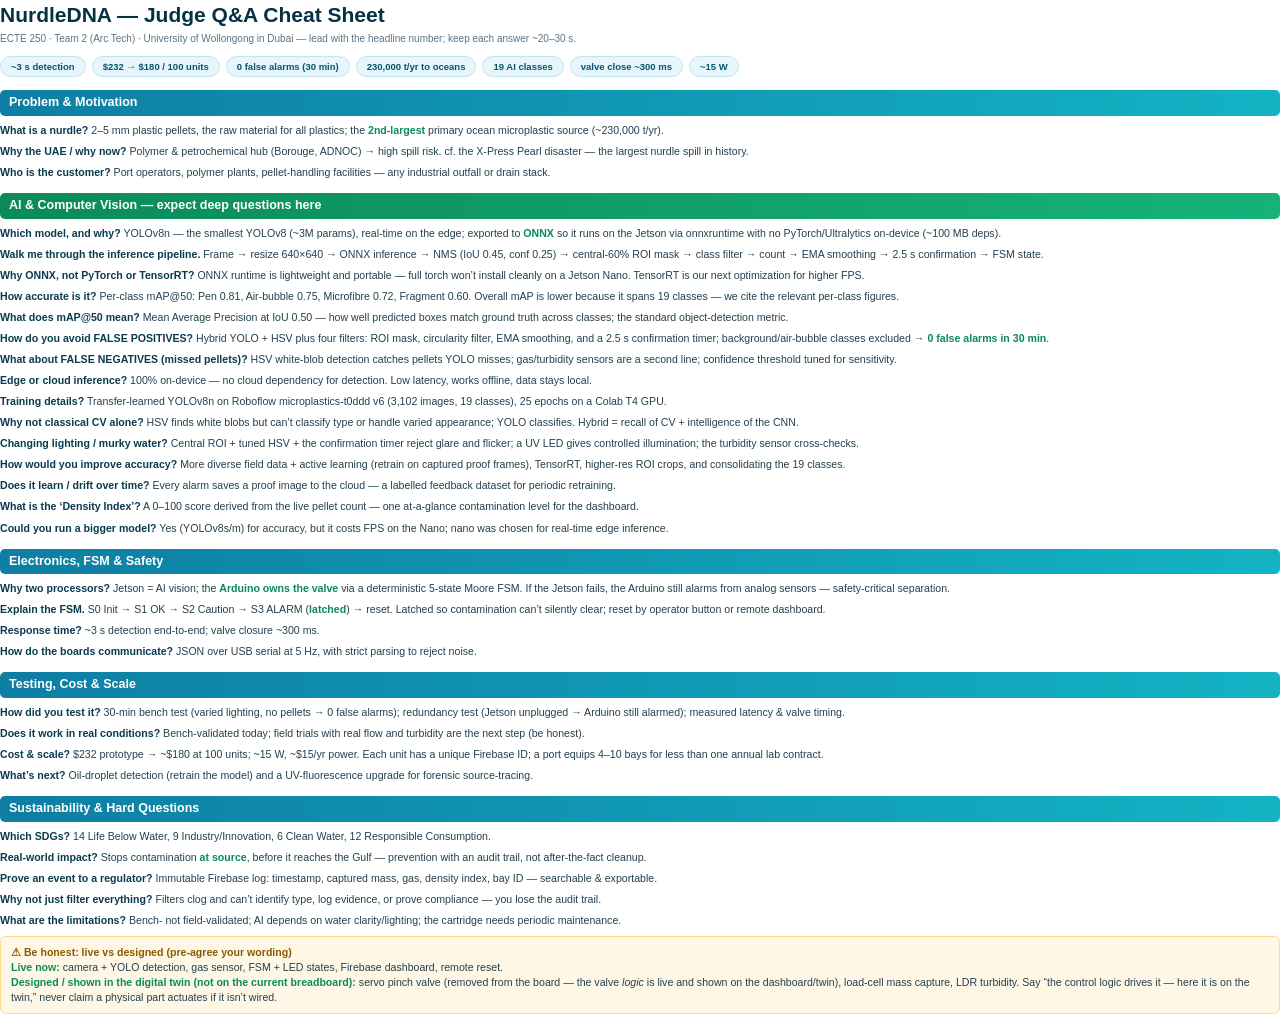
<file: Posters/judge-cheatsheet.html>
<!doctype html>
<html lang="en"><head><meta charset="utf-8"><title>NurdleDNA Judge Q&amp;A</title>
<style>
  @page { size: A4 portrait; margin: 13mm 14mm; }
  * { box-sizing:border-box; }
  body { font-family: Arial, Helvetica, sans-serif; color:#10222e; font-size:10.6px; line-height:1.42; margin:0; }
  h1 { font-size:21px; margin:0 0 2px; color:#063044; }
  .sub { color:#5b7484; font-size:10px; margin:0 0 10px; }
  .strip { display:flex; flex-wrap:wrap; gap:6px; margin:0 0 12px; }
  .chip { background:#e7f6fb; border:1px solid #bfe6f2; color:#06556e; border-radius:20px; padding:3px 10px; font-weight:700; font-size:9.5px; }
  h2 { font-size:12.5px; color:#fff; background:linear-gradient(90deg,#0e7ea3,#13b3c4); padding:4px 9px; border-radius:5px; margin:13px 0 7px; }
  h2.ai { background:linear-gradient(90deg,#0b8a5a,#16b27a); }
  .qa { margin:0 0 6px; }
  .q { font-weight:700; color:#0a3a4f; }
  .a { color:#23404f; }
  .a b, .q b { color:#0b8a5a; }
  .note { background:#fff7e6; border:1px solid #ffd98a; border-radius:6px; padding:8px 10px; margin-top:8px; }
  .note .q { color:#8a5a00; }
</style></head><body>

<h1>NurdleDNA &mdash; Judge Q&amp;A Cheat Sheet</h1>
<p class="sub">ECTE 250 &middot; Team 2 (Arc Tech) &middot; University of Wollongong in Dubai &mdash; lead with the headline number; keep each answer ~20&ndash;30 s.</p>
<div class="strip">
  <span class="chip">~3 s detection</span><span class="chip">$232 &rarr; $180 / 100 units</span>
  <span class="chip">0 false alarms (30 min)</span><span class="chip">230,000 t/yr to oceans</span>
  <span class="chip">19 AI classes</span><span class="chip">valve close ~300 ms</span><span class="chip">~15 W</span>
</div>

<h2>Problem &amp; Motivation</h2>
<div class="qa"><span class="q">What is a nurdle?</span> <span class="a">2&ndash;5 mm plastic pellets, the raw material for all plastics; the <b>2nd-largest</b> primary ocean microplastic source (~230,000 t/yr).</span></div>
<div class="qa"><span class="q">Why the UAE / why now?</span> <span class="a">Polymer &amp; petrochemical hub (Borouge, ADNOC) &rarr; high spill risk. cf. the X-Press Pearl disaster &mdash; the largest nurdle spill in history.</span></div>
<div class="qa"><span class="q">Who is the customer?</span> <span class="a">Port operators, polymer plants, pellet-handling facilities &mdash; any industrial outfall or drain stack.</span></div>

<h2 class="ai">AI &amp; Computer Vision &mdash; expect deep questions here</h2>
<div class="qa"><span class="q">Which model, and why?</span> <span class="a">YOLOv8n &mdash; the smallest YOLOv8 (~3M params), real-time on the edge; exported to <b>ONNX</b> so it runs on the Jetson via onnxruntime with no PyTorch/Ultralytics on-device (~100 MB deps).</span></div>
<div class="qa"><span class="q">Walk me through the inference pipeline.</span> <span class="a">Frame &rarr; resize 640&times;640 &rarr; ONNX inference &rarr; NMS (IoU 0.45, conf 0.25) &rarr; central-60% ROI mask &rarr; class filter &rarr; count &rarr; EMA smoothing &rarr; 2.5 s confirmation &rarr; FSM state.</span></div>
<div class="qa"><span class="q">Why ONNX, not PyTorch or TensorRT?</span> <span class="a">ONNX runtime is lightweight and portable &mdash; full torch won&rsquo;t install cleanly on a Jetson Nano. TensorRT is our next optimization for higher FPS.</span></div>
<div class="qa"><span class="q">How accurate is it?</span> <span class="a">Per-class mAP@50: Pen 0.81, Air-bubble 0.75, Microfibre 0.72, Fragment 0.60. Overall mAP is lower because it spans 19 classes &mdash; we cite the relevant per-class figures.</span></div>
<div class="qa"><span class="q">What does mAP@50 mean?</span> <span class="a">Mean Average Precision at IoU 0.50 &mdash; how well predicted boxes match ground truth across classes; the standard object-detection metric.</span></div>
<div class="qa"><span class="q">How do you avoid FALSE POSITIVES?</span> <span class="a">Hybrid YOLO + HSV plus four filters: ROI mask, circularity filter, EMA smoothing, and a 2.5 s confirmation timer; background/air-bubble classes excluded &rarr; <b>0 false alarms in 30 min</b>.</span></div>
<div class="qa"><span class="q">What about FALSE NEGATIVES (missed pellets)?</span> <span class="a">HSV white-blob detection catches pellets YOLO misses; gas/turbidity sensors are a second line; confidence threshold tuned for sensitivity.</span></div>
<div class="qa"><span class="q">Edge or cloud inference?</span> <span class="a">100% on-device &mdash; no cloud dependency for detection. Low latency, works offline, data stays local.</span></div>
<div class="qa"><span class="q">Training details?</span> <span class="a">Transfer-learned YOLOv8n on Roboflow microplastics-t0ddd v6 (3,102 images, 19 classes), 25 epochs on a Colab T4 GPU.</span></div>
<div class="qa"><span class="q">Why not classical CV alone?</span> <span class="a">HSV finds white blobs but can&rsquo;t classify type or handle varied appearance; YOLO classifies. Hybrid = recall of CV + intelligence of the CNN.</span></div>
<div class="qa"><span class="q">Changing lighting / murky water?</span> <span class="a">Central ROI + tuned HSV + the confirmation timer reject glare and flicker; a UV LED gives controlled illumination; the turbidity sensor cross-checks.</span></div>
<div class="qa"><span class="q">How would you improve accuracy?</span> <span class="a">More diverse field data + active learning (retrain on captured proof frames), TensorRT, higher-res ROI crops, and consolidating the 19 classes.</span></div>
<div class="qa"><span class="q">Does it learn / drift over time?</span> <span class="a">Every alarm saves a proof image to the cloud &mdash; a labelled feedback dataset for periodic retraining.</span></div>
<div class="qa"><span class="q">What is the &lsquo;Density Index&rsquo;?</span> <span class="a">A 0&ndash;100 score derived from the live pellet count &mdash; one at-a-glance contamination level for the dashboard.</span></div>
<div class="qa"><span class="q">Could you run a bigger model?</span> <span class="a">Yes (YOLOv8s/m) for accuracy, but it costs FPS on the Nano; nano was chosen for real-time edge inference.</span></div>

<h2>Electronics, FSM &amp; Safety</h2>
<div class="qa"><span class="q">Why two processors?</span> <span class="a">Jetson = AI vision; the <b>Arduino owns the valve</b> via a deterministic 5-state Moore FSM. If the Jetson fails, the Arduino still alarms from analog sensors &mdash; safety-critical separation.</span></div>
<div class="qa"><span class="q">Explain the FSM.</span> <span class="a">S0 Init &rarr; S1 OK &rarr; S2 Caution &rarr; S3 ALARM (<b>latched</b>) &rarr; reset. Latched so contamination can&rsquo;t silently clear; reset by operator button or remote dashboard.</span></div>
<div class="qa"><span class="q">Response time?</span> <span class="a">~3 s detection end-to-end; valve closure ~300 ms.</span></div>
<div class="qa"><span class="q">How do the boards communicate?</span> <span class="a">JSON over USB serial at 5 Hz, with strict parsing to reject noise.</span></div>

<h2>Testing, Cost &amp; Scale</h2>
<div class="qa"><span class="q">How did you test it?</span> <span class="a">30-min bench test (varied lighting, no pellets &rarr; 0 false alarms); redundancy test (Jetson unplugged &rarr; Arduino still alarmed); measured latency &amp; valve timing.</span></div>
<div class="qa"><span class="q">Does it work in real conditions?</span> <span class="a">Bench-validated today; field trials with real flow and turbidity are the next step (be honest).</span></div>
<div class="qa"><span class="q">Cost &amp; scale?</span> <span class="a">$232 prototype &rarr; ~$180 at 100 units; ~15 W, ~$15/yr power. Each unit has a unique Firebase ID; a port equips 4&ndash;10 bays for less than one annual lab contract.</span></div>
<div class="qa"><span class="q">What&rsquo;s next?</span> <span class="a">Oil-droplet detection (retrain the model) and a UV-fluorescence upgrade for forensic source-tracing.</span></div>

<h2>Sustainability &amp; Hard Questions</h2>
<div class="qa"><span class="q">Which SDGs?</span> <span class="a">14 Life Below Water, 9 Industry/Innovation, 6 Clean Water, 12 Responsible Consumption.</span></div>
<div class="qa"><span class="q">Real-world impact?</span> <span class="a">Stops contamination <b>at source</b>, before it reaches the Gulf &mdash; prevention with an audit trail, not after-the-fact cleanup.</span></div>
<div class="qa"><span class="q">Prove an event to a regulator?</span> <span class="a">Immutable Firebase log: timestamp, captured mass, gas, density index, bay ID &mdash; searchable &amp; exportable.</span></div>
<div class="qa"><span class="q">Why not just filter everything?</span> <span class="a">Filters clog and can&rsquo;t identify type, log evidence, or prove compliance &mdash; you lose the audit trail.</span></div>
<div class="qa"><span class="q">What are the limitations?</span> <span class="a">Bench- not field-validated; AI depends on water clarity/lighting; the cartridge needs periodic maintenance.</span></div>

<div class="note">
<div class="q">&#9888; Be honest: live vs designed (pre-agree your wording)</div>
<div class="a"><b>Live now:</b> camera + YOLO detection, gas sensor, FSM + LED states, Firebase dashboard, remote reset.<br>
<b>Designed / shown in the digital twin (not on the current breadboard):</b> servo pinch valve (removed from the board &mdash; the valve <i>logic</i> is live and shown on the dashboard/twin), load-cell mass capture, LDR turbidity. Say &ldquo;the control logic drives it &mdash; here it is on the twin,&rdquo; never claim a physical part actuates if it isn&rsquo;t wired.</div>
</div>

</body></html>
</file>
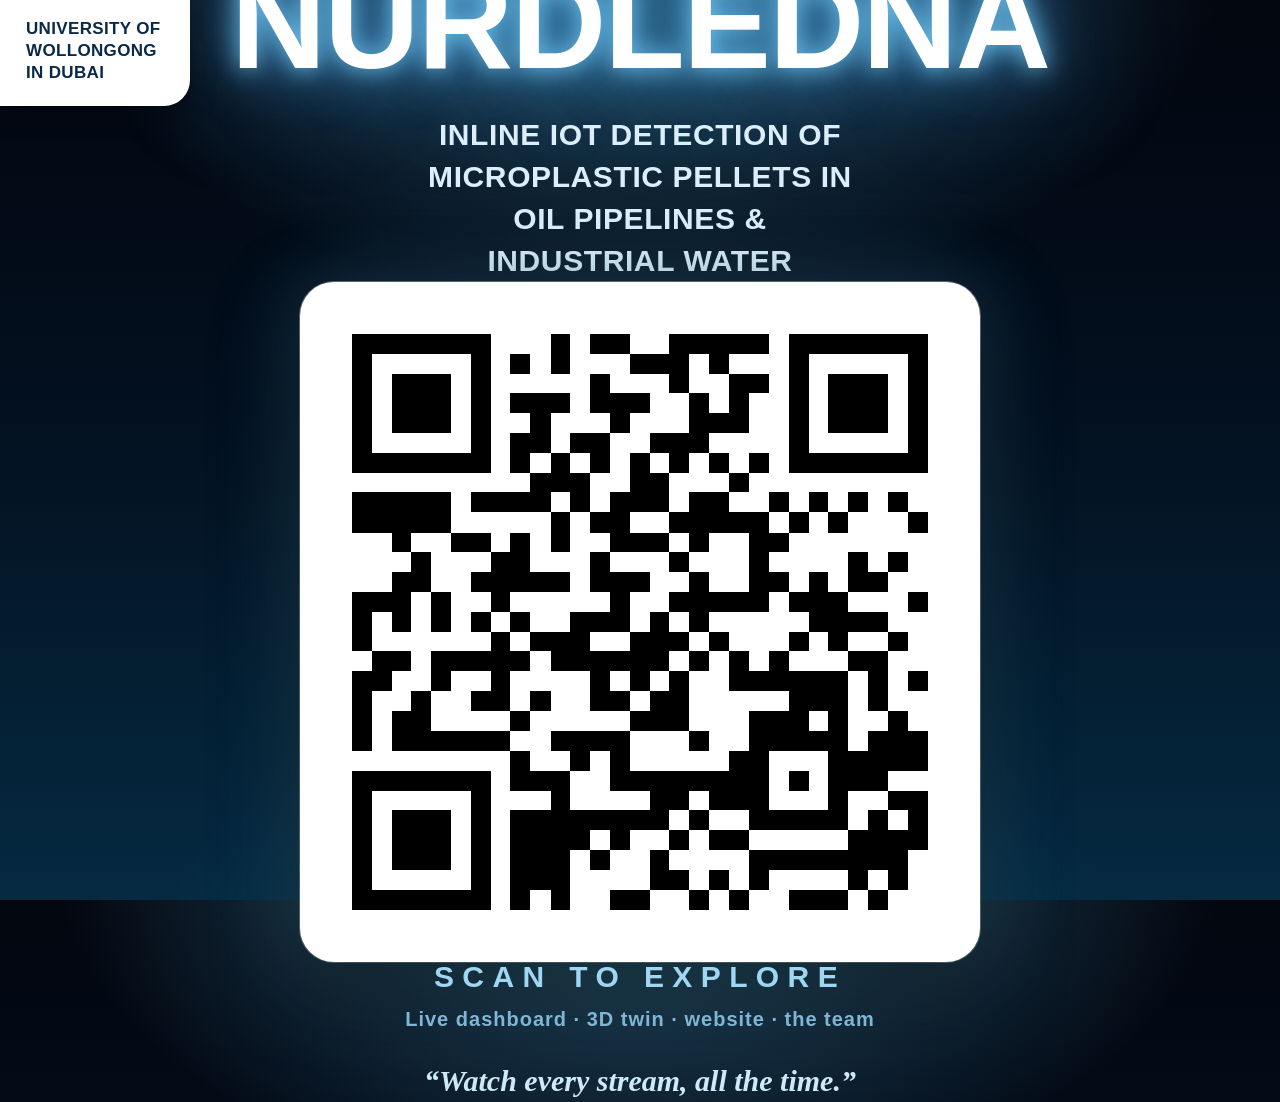
<file: Posters/qr-poster.html>
<!doctype html>
<html lang="en"><head><meta charset="utf-8">
<meta name="viewport" content="width=device-width, initial-scale=1">
<title>NurdleDNA — Scan QR</title>
<style>
  @page { size: A4 portrait; margin: 0; }
  * { margin:0; padding:0; box-sizing:border-box; }
  html, body { height:100%; }
  body {
    position:relative;
    font-family: "Arial Black", "Helvetica Neue", Inter, Arial, sans-serif;
    -webkit-print-color-adjust: exact; print-color-adjust: exact;
    color:#eaf6ff;
    background:
      radial-gradient(1050px 640px at 50% -6%, rgba(96,196,240,.45), transparent 56%),
      radial-gradient(880px 820px at 50% 124%, rgba(28,120,150,.30), transparent 60%),
      linear-gradient(180deg, #02060f 0%, #03101f 46%, #052a42 100%);
    display:flex; align-items:center; justify-content:center;
    min-height:100vh; padding:48px 28px;
  }
  .uow {
    position:absolute; top:0; left:0;
    background:#fff; color:#0a2a4a;
    padding:18px 30px 22px 26px; border-radius:0 0 26px 0;
    font:800 17px/1.3 Arial, sans-serif; letter-spacing:.02em; text-transform:uppercase; text-align:left;
    box-shadow:0 8px 26px rgba(0,0,0,.35);
  }
  .card {
    width:100%; max-width:940px; min-height: calc(100vh - 96px);
    display:flex; flex-direction:column; justify-content:space-between; align-items:center;
    text-align:center;
  }
  .grp-top { margin-top: 70px; }
  .eyebrow { font:700 24px/1 Arial; letter-spacing:.34em; color:#8fc7e6; text-transform:uppercase; margin-bottom:18px; }
  .presenting { font:700 30px/1 Arial; letter-spacing:.5em; color:#cfe8f6; text-transform:uppercase; margin-bottom:22px; }
  .wordmark {
    font-family:"Arial Black", Inter, sans-serif; font-weight:900;
    font-size: clamp(64px, 13vw, 132px); letter-spacing:-2px; line-height:.92; color:#fff;
    white-space:nowrap;
    text-shadow: 0 0 24px rgba(120,210,255,.95), 0 0 60px rgba(80,180,255,.7), 0 0 120px rgba(60,150,230,.5);
  }
  .subtitle { font:700 30px/1.4 Arial; letter-spacing:.02em; color:#dbeefb; text-transform:uppercase; margin:30px auto 0; max-width:26ch; }
  .qr-panel {
    background:#fff; border-radius:34px; padding:40px; display:inline-block;
    box-shadow:0 28px 80px rgba(0,0,0,.55), 0 0 0 1px rgba(255,255,255,.35), 0 0 80px rgba(96,196,240,.30);
  }
  .qr-panel img { display:block; width:600px; height:600px; image-rendering:pixelated; }
  .scan { font:800 30px/1 Arial; letter-spacing:.28em; color:#9fd6f2; text-transform:uppercase; }
  .scan small { display:block; font:600 20px/1.5 Arial; letter-spacing:.05em; color:#7fb6d6; margin-top:12px; text-transform:none; }
  .tagline { margin-top:26px; font:italic 600 30px/1.4 Georgia, serif; color:#cdeafa; }
</style></head>
<body>
  <div class="uow">University&nbsp;of<br>Wollongong<br>in&nbsp;Dubai</div>
  <div class="card">
    <div class="grp grp-top">
      <div class="eyebrow">ECTE&nbsp;250 &middot; Team&nbsp;2 &middot; Arc&nbsp;Tech</div>
      <div class="presenting">Presenting</div>
      <div class="wordmark">NURDLEDNA</div>
      <div class="subtitle">Inline IoT detection of microplastic pellets in oil pipelines &amp; industrial water</div>
    </div>
    <div class="qr-panel"><img src="[data-uri]" alt="Scan to explore NurdleDNA"></div>
    <div class="grp">
      <div class="scan">Scan to explore<small>Live dashboard &middot; 3D twin &middot; website &middot; the team</small></div>
      <div class="tagline">&ldquo;Watch every stream, all the time.&rdquo;</div>
    </div>
  </div>
</body></html>
</file>
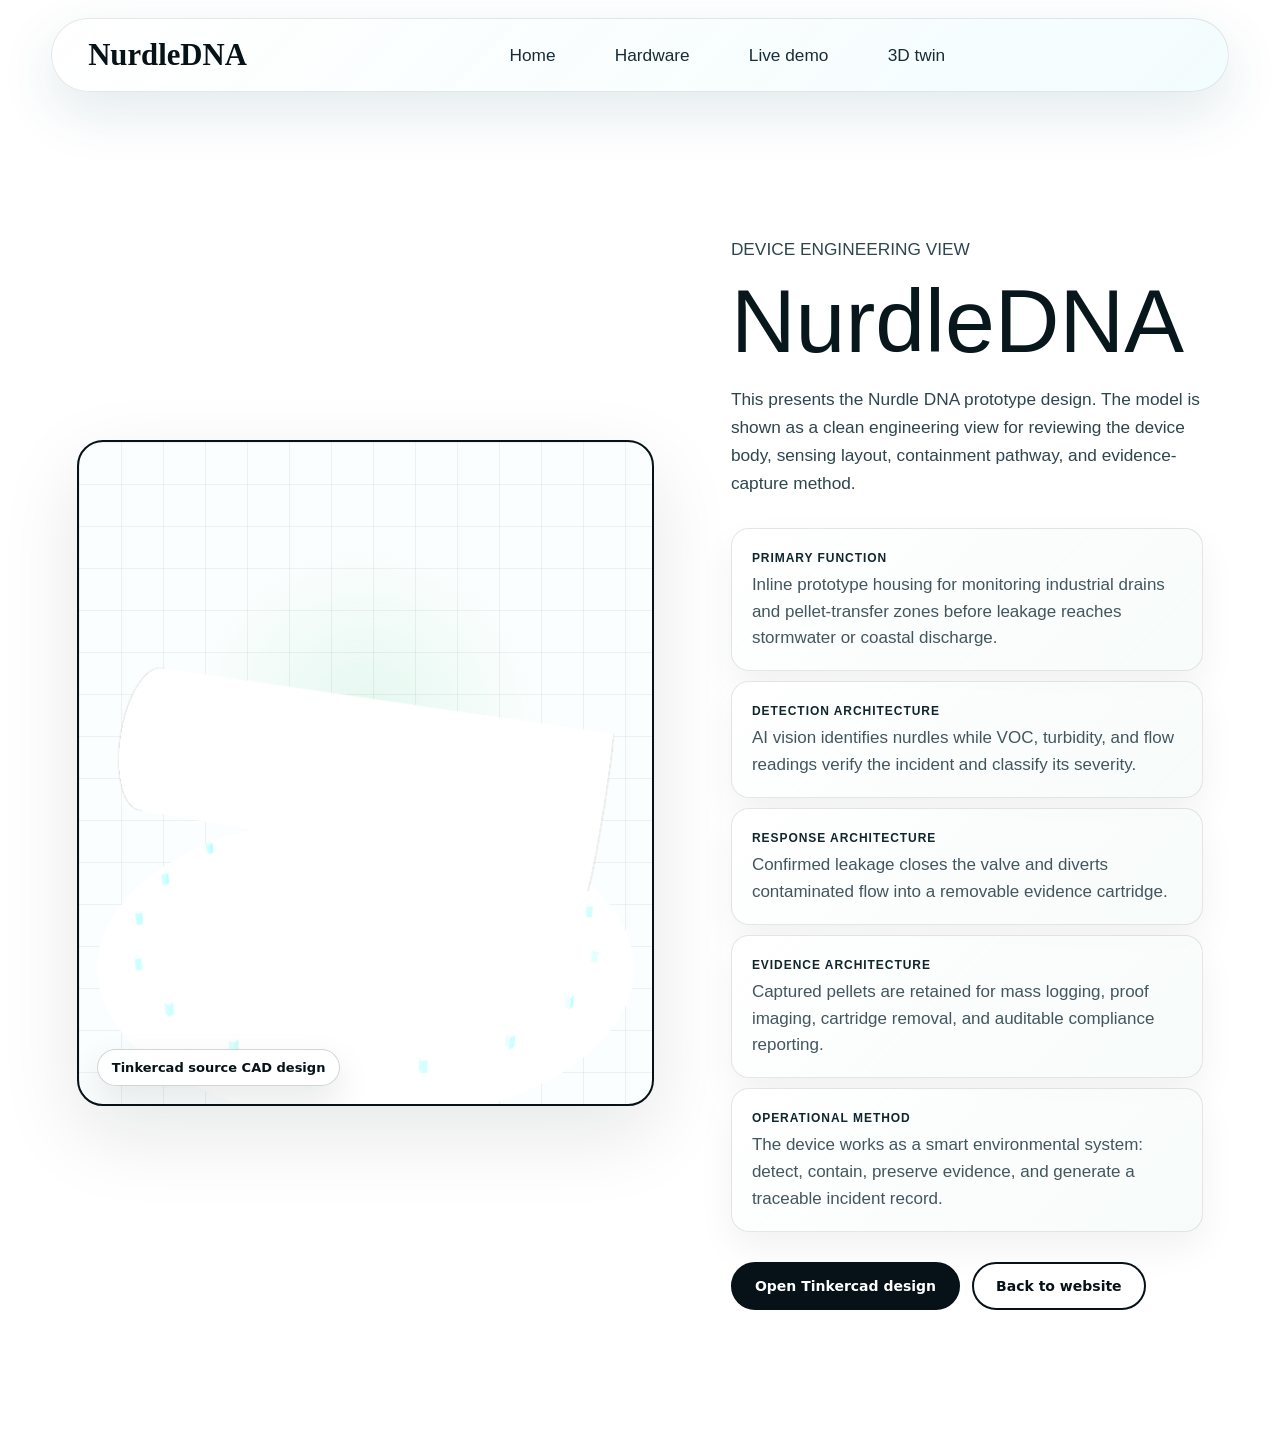
<file: Website/cad-model.html>
<!doctype html>
<html lang="en">
  <head>
    <meta charset="utf-8">
    <meta name="viewport" content="width=device-width, initial-scale=1">
    <title>NurdleDNA CAD | Device Engineering View</title>
    <link rel="stylesheet" href="./src/site.css">
    <link rel="stylesheet" href="./src/transition.css">
  </head>
  <body class="cad-page">
    <header class="site-header" aria-label="CAD page navigation">
      <a class="brand" href="./index.html" aria-label="NurdleDNA home">
        <span>NurdleDNA</span>
      </a>
      <nav class="nav-links" aria-label="Primary">
        <a href="./index.html">Home</a>
        <a href="./index.html#hardware">Hardware</a>
        <a href="./live-demo.html">Live demo</a>
        <a href="./digital-twin.html">3D twin</a>
      </nav>
    </header>

    <main class="cad-page-main">
      <section id="cad-model" class="cad-section cad-page-section" aria-label="NurdleDNA CAD model and device description">
        <div class="cad-viewer">
          <canvas id="cadModelCanvas" aria-label="Interactive CAD view of the uploaded NurdleDNA GLB prototype"></canvas>
          <div class="cad-viewer-tag">Tinkercad source CAD design</div>
        </div>
        <div class="cad-copy">
          <p class="section-kicker">Device engineering view</p>
          <h1>NurdleDNA</h1>
          <p>
            This presents the Nurdle DNA prototype design. The model is shown as a clean
            engineering view for reviewing the device body, sensing layout, containment pathway,
            and evidence-capture method.
          </p>
          <dl class="cad-spec-list">
            <div><dt>Primary function</dt><dd>Inline prototype housing for monitoring industrial drains and pellet-transfer zones before leakage reaches stormwater or coastal discharge.</dd></div>
            <div><dt>Detection architecture</dt><dd>AI vision identifies nurdles while VOC, turbidity, and flow readings verify the incident and classify its severity.</dd></div>
            <div><dt>Response architecture</dt><dd>Confirmed leakage closes the valve and diverts contaminated flow into a removable evidence cartridge.</dd></div>
            <div><dt>Evidence architecture</dt><dd>Captured pellets are retained for mass logging, proof imaging, cartridge removal, and auditable compliance reporting.</dd></div>
            <div><dt>Operational method</dt><dd>The device works as a smart environmental system: detect, contain, preserve evidence, and generate a traceable incident record.</dd></div>
          </dl>
          <div class="cad-actions">
            <a class="cad-source-link" href="https://www.tinkercad.com/things/2t4K6KbkoLA-nurdle-dna-3d-cad-design/edit?returnTo=https%3A%2F%2Fwww.tinkercad.com%2Fdashboard" target="_blank" rel="noreferrer">Open Tinkercad design</a>
            <a class="cad-back-link" href="./index.html">Back to website</a>
          </div>
        </div>
      </section>
    </main>

    <script src="./assets/vendor/three.global.min.js"></script>
    <script src="./assets/vendor/OrbitControls.global.js"></script>
    <script src="./assets/models/nurdle-dna-colored-base64.js"></script>
    <script src="./assets/models/nurdle-dna-cad-design-1-base64.js"></script>
    <script src="./src/cad-page.js"></script>
    <script src="./src/transition.js" defer></script>
  </body>
</html>
</file>
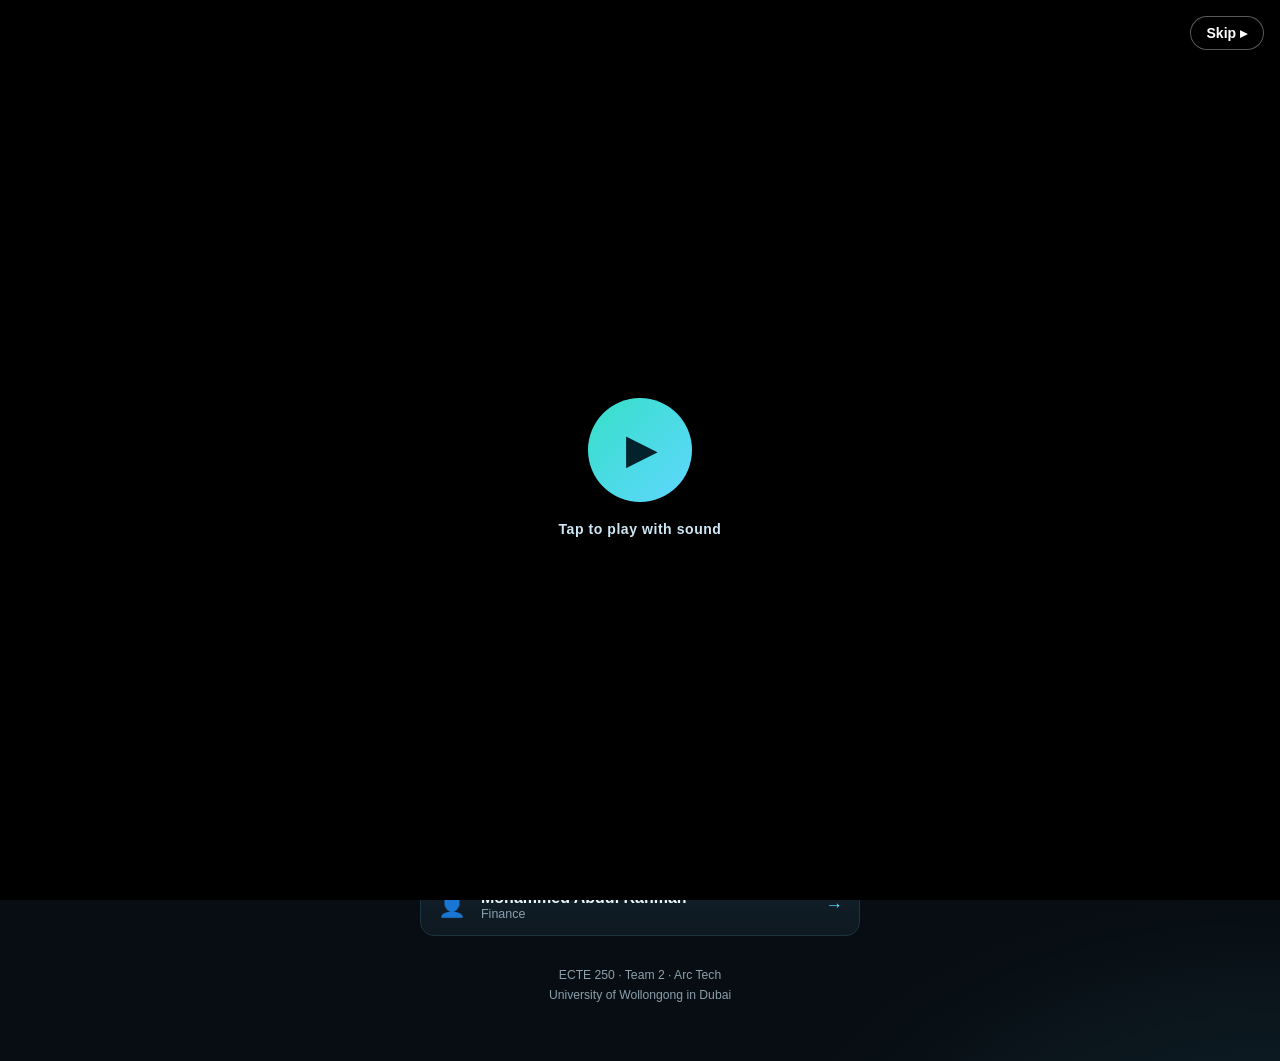
<file: Website/links.html>
<!DOCTYPE html>
<html lang="en">
<head>
  <meta charset="UTF-8" />
  <meta name="viewport" content="width=device-width, initial-scale=1.0" />
  <title>NurdleDNA — All Links</title>
  <meta name="description" content="NurdleDNA — all project links: live dashboard, 3D digital twin, CAD model, video, repo and team." />
  <style>
    :root {
      --bg:#070d12; --panel:#0e1820; --panel-2:#12222c;
      --line:#1d3340; --teal:#5fd6ff; --teal-2:#36e0c8;
      --text:#e8f3f7; --muted:#8aa0ad;
    }
    * { box-sizing:border-box; margin:0; padding:0; }
    body {
      font-family:-apple-system,BlinkMacSystemFont,"Segoe UI",Roboto,Helvetica,Arial,sans-serif;
      background:
        radial-gradient(1200px 600px at 50% -10%, rgba(54,224,200,.12), transparent 60%),
        radial-gradient(900px 500px at 100% 110%, rgba(95,214,255,.10), transparent 55%),
        var(--bg);
      color:var(--text); min-height:100vh;
      display:flex; flex-direction:column; align-items:center;
      padding:36px 18px 56px;
    }
    .wrap { width:100%; max-width:440px; }
    header { text-align:center; margin-bottom:26px; }
    .logo {
      width:64px; height:64px; margin:0 auto 14px; border-radius:18px;
      display:flex; align-items:center; justify-content:center;
      font-weight:800; font-size:30px; color:#04222b;
      background:linear-gradient(135deg,var(--teal-2),var(--teal));
      box-shadow:0 8px 30px rgba(54,224,200,.35);
    }
    h1 { font-size:1.6rem; letter-spacing:.5px; }
    h1 span { color:var(--teal); }
    .tag { color:var(--muted); font-size:.9rem; margin-top:6px; font-style:italic; }
    .summary {
      background:linear-gradient(180deg, rgba(54,224,200,.07), rgba(95,214,255,.04));
      border:1px solid var(--line); border-radius:14px;
      padding:16px 18px; margin:18px 0 4px;
      color:#c7d6de; font-size:.9rem; line-height:1.6; text-align:left;
    }
    .summary b { color:var(--teal); font-weight:700; }
    .links { display:flex; flex-direction:column; gap:12px; margin-top:8px; }
    a.link {
      display:flex; align-items:center; gap:14px; text-decoration:none;
      background:linear-gradient(180deg,var(--panel-2),var(--panel));
      border:1px solid var(--line); border-radius:14px;
      padding:14px 16px; color:var(--text);
      transition:transform .12s ease, border-color .12s ease, box-shadow .12s ease;
    }
    a.link:hover, a.link:focus-visible {
      transform:translateY(-2px); border-color:var(--teal);
      box-shadow:0 6px 22px rgba(95,214,255,.18); outline:none;
    }
    .ico { font-size:1.4rem; width:30px; text-align:center; flex:0 0 auto; }
    .meta { display:flex; flex-direction:column; }
    .meta b { font-size:1rem; }
    .meta small { color:var(--muted); font-size:.78rem; }
    .arrow { margin-left:auto; color:var(--teal); font-size:1.1rem; }
    .section-label {
      color:var(--muted); font-size:.72rem; letter-spacing:.14em;
      text-transform:uppercase; margin:22px 4px 4px;
    }
    .todo { opacity:.6; }
    .todo .arrow::after { content:" • edit me"; font-size:.62rem; color:var(--muted); }
    footer { text-align:center; color:var(--muted); font-size:.76rem; margin-top:30px; line-height:1.6; }

    /* ── Intro video splash ── */
    #introOverlay {
      position:fixed; inset:0; z-index:1000; background:#000;
      display:flex; align-items:center; justify-content:center;
      transition:opacity .5s ease;
    }
    #introOverlay.hide { opacity:0; pointer-events:none; }
    #introVideo { width:100%; height:100%; object-fit:contain; background:#000; }
    .intro-btn {
      position:absolute; z-index:2; border:none; cursor:pointer;
      font:700 14px/1 -apple-system,BlinkMacSystemFont,"Segoe UI",sans-serif;
    }
    .intro-sound {
      bottom:26px; left:50%; transform:translateX(-50%);
      color:#04222b; background:linear-gradient(135deg,var(--teal-2),var(--teal));
      padding:12px 20px; border-radius:999px; box-shadow:0 6px 20px rgba(0,0,0,.45);
    }
    .intro-skip {
      top:16px; right:16px; color:#fff; background:rgba(0,0,0,.45);
      border:1px solid rgba(255,255,255,.35); padding:9px 16px; border-radius:999px;
      backdrop-filter:blur(6px);
    }
    .intro-play {
      width:104px; height:104px; border-radius:50%; font-size:38px; color:#04222b;
      background:linear-gradient(135deg,var(--teal-2),var(--teal));
      box-shadow:0 8px 30px rgba(0,0,0,.5);
    }
    .intro-hint {
      position:absolute; z-index:2; left:50%; top:calc(50% + 72px); transform:translateX(-50%);
      color:#cfe8f6; font:600 14px/1 -apple-system,BlinkMacSystemFont,"Segoe UI",sans-serif;
      letter-spacing:.04em; text-shadow:0 2px 8px rgba(0,0,0,.6); pointer-events:none; white-space:nowrap;
    }
  </style>
</head>
<body>
  <!-- Intro video splash: plays on load, then reveals the links. -->
  <div id="introOverlay">
    <video id="introVideo" playsinline preload="auto">
      <source src="./intro.mp4" type="video/mp4">
    </video>
    <button id="introPlay" class="intro-btn intro-play" type="button" hidden aria-label="Play intro with sound">&#9654;</button>
    <div id="introHint" class="intro-hint" hidden>Tap to play with sound</div>
    <button id="introSkip" class="intro-btn intro-skip" type="button">Skip &#9656;</button>
  </div>

  <div class="wrap">
    <header>
      <div class="logo">N</div>
      <h1>Nurdle<span>DNA</span></h1>
      <p class="tag">"Watch every stream, all the time."</p>
    </header>

    <p class="summary">
      <b>NurdleDNA</b> is an inline IoT device that detects microplastic
      &ldquo;nurdle&rdquo; pellets in oil pipelines and industrial water in about
      <b>3 seconds</b> &mdash; automatically closing a valve to stop the flow,
      capturing physical evidence, and logging an immutable audit trail to the cloud.
      Built on a dual-processor design (NVIDIA Jetson Nano AI vision + Arduino safety
      FSM), it&rsquo;s the first <b>sub-$250</b> inline system of its kind, bringing
      affordable, real-time microplastic monitoring to the UAE&rsquo;s petrochemical industry.
    </p>

    <div class="section-label">Explore the project</div>
    <nav class="links">
      <a class="link" href="./live-demo.html">
        <span class="ico">📊</span>
        <span class="meta"><b>Live Dashboard</b><small>Real-time sensor feed &amp; alarm state</small></span>
        <span class="arrow">→</span>
      </a>
      <a class="link" href="./digital-twin.html">
        <span class="ico">🧊</span>
        <span class="meta"><b>3D Digital Twin</b><small>Interactive 3D device model</small></span>
        <span class="arrow">→</span>
      </a>
    </nav>

    <div class="section-label">The team — Arc Tech</div>
    <nav class="links">
      <a class="link" href="https://www.linkedin.com/in/muhammad-haaziq-420786331/" target="_blank" rel="noopener">
        <span class="ico">👤</span>
        <span class="meta"><b>Muhammad Haaziq</b><small>Design Lead</small></span>
        <span class="arrow">→</span>
      </a>
      <a class="link" href="https://www.linkedin.com/in/faazsayyed17" target="_blank" rel="noopener">
        <span class="ico">👤</span>
        <span class="meta"><b>Faaz Ali Sayyed</b><small>System Architect</small></span>
        <span class="arrow">→</span>
      </a>
      <a class="link" href="https://www.linkedin.com/in/daniel-koshy-4899522a6" target="_blank" rel="noopener">
        <span class="ico">👤</span>
        <span class="meta"><b>Daniel Koshy</b><small>Circuit Design</small></span>
        <span class="arrow">→</span>
      </a>
      <a class="link" href="https://www.linkedin.com/in/abdul-rehman-mohammed-484450386" target="_blank" rel="noopener">
        <span class="ico">👤</span>
        <span class="meta"><b>Mohammed Abdul Rahman</b><small>Finance</small></span>
        <span class="arrow">→</span>
      </a>
    </nav>

    <footer>
      ECTE 250 · Team 2 · Arc Tech<br />
      University of Wollongong in Dubai
    </footer>
  </div>

  <script>
    (function () {
      var ov   = document.getElementById('introOverlay');
      var v    = document.getElementById('introVideo');
      var play = document.getElementById('introPlay');
      var hint = document.getElementById('introHint');
      var skip = document.getElementById('introSkip');
      if (!ov) return;

      var resolved = false;            // true once playing / play-button shown / closed

      function close() {
        resolved = true;
        ov.classList.add('hide');
        document.documentElement.style.overflow = '';
        try { v.pause(); } catch (e) {}
        try { sessionStorage.setItem('introSeen', '1'); } catch (e) {}
        setTimeout(function () { ov.style.display = 'none'; }, 550);
      }

      function showPlay() { play.hidden = false; if (hint) hint.hidden = false; }
      function start() {
        v.muted = false;               // sound ON
        play.hidden = true; if (hint) hint.hidden = true;
        var pr = v.play();
        if (pr && pr.catch) pr.catch(function () { showPlay(); });
      }

      // Only show the splash once per browsing session.
      var seen = false;
      try { seen = sessionStorage.getItem('introSeen') === '1'; } catch (e) {}
      if (seen) { ov.style.display = 'none'; return; }

      document.documentElement.style.overflow = 'hidden';

      // Try to start WITH SOUND. Phones block sound-on autoplay, so on failure
      // we show a Play button — one tap starts it with sound from the beginning.
      v.muted = false;
      var p = v.play();
      if (p && p.catch) p.catch(function () { if (resolved) return; resolved = true; showPlay(); });

      v.addEventListener('playing', function () { resolved = true; });
      v.addEventListener('ended', close);
      v.addEventListener('error', function () { if (!resolved) close(); });

      play.addEventListener('click', function (e) { e.stopPropagation(); start(); });
      ov.addEventListener('click', function () { if (v.paused) start(); });   // tap anywhere
      skip.addEventListener('click', function (e) { e.stopPropagation(); close(); });

      // Safety net: if the video errors/stalls (and isn't just waiting on a tap),
      // reveal the links so the page never gets stuck.
      setTimeout(function () { if (!resolved) close(); }, 7000);
    })();
  </script>
</body>
</html>
</file>
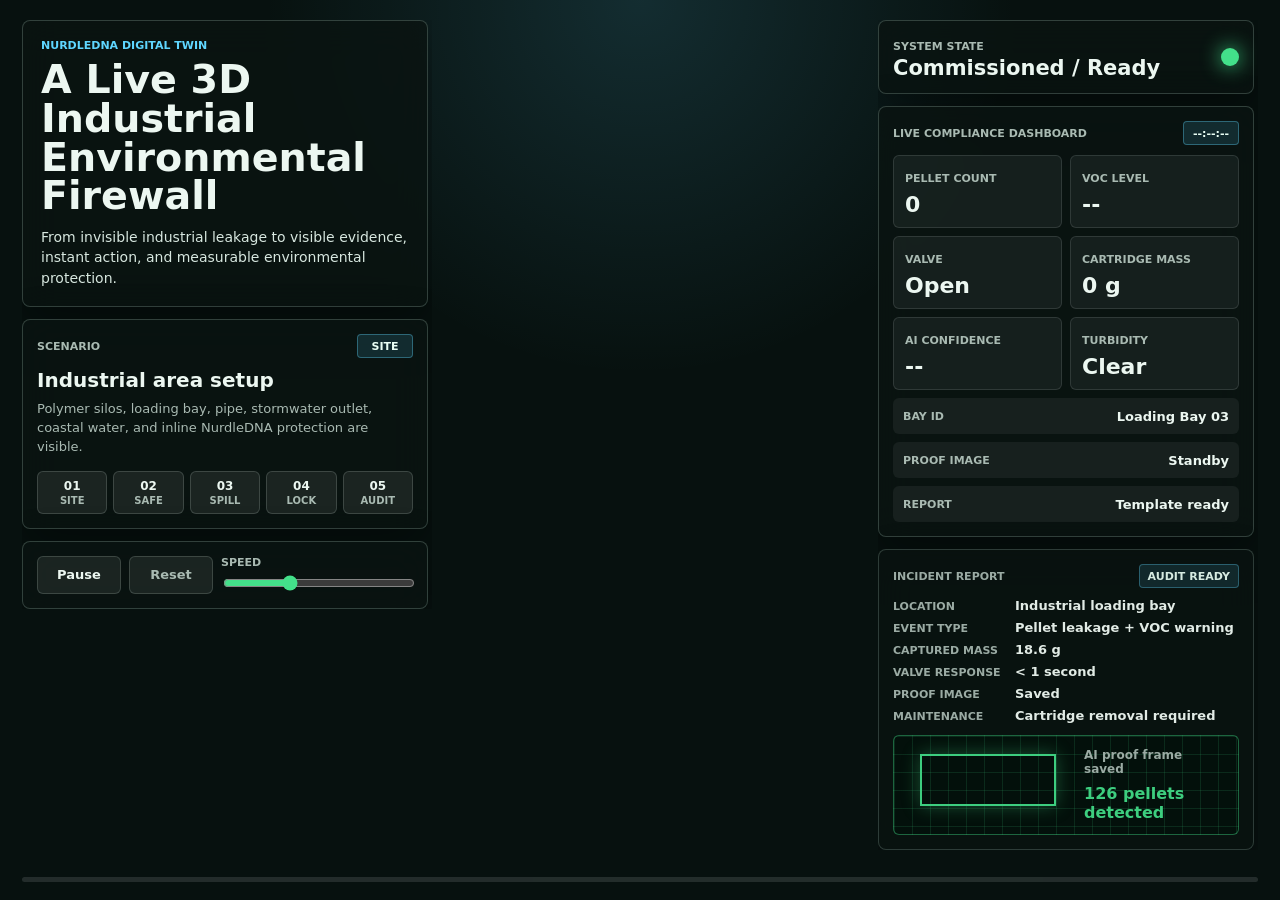
<file: Website/standalone.html>
<!doctype html>
<html lang="en">
  <head>
    <meta charset="utf-8">
    <meta name="viewport" content="width=device-width, initial-scale=1">
    <title>NurdleDNA Industrial Digital Twin Standalone</title>
    <link rel="stylesheet" href="./src/styles.css">
  </head>
  <body>
    <main id="app">
      <canvas id="world" aria-label="NurdleDNA live 3D industrial digital twin"></canvas>

      <section class="hud hud-left" aria-label="Scenario controls">
        <header class="title-block">
          <p class="eyebrow">NurdleDNA Digital Twin</p>
          <h1>A Live 3D Industrial Environmental Firewall</h1>
          <p class="tagline">From invisible industrial leakage to visible evidence, instant action, and measurable environmental protection.</p>
        </header>

        <div class="scene-panel panel">
          <div class="panel-head">
            <span>Scenario</span>
            <span id="sceneCode" class="code-pill">SITE</span>
          </div>
          <h2 id="sceneTitle">Industrial area setup</h2>
          <p id="sceneSummary">Industrial assets, drainage route, and NurdleDNA inline protection are visible.</p>
          <div class="scene-grid" id="sceneButtons" aria-label="Scenario scenes"></div>
        </div>

        <div class="control-strip panel" aria-label="Playback controls">
          <button id="playToggle" type="button" class="command">Pause</button>
          <button id="resetScene" type="button" class="command secondary">Reset</button>
          <label class="speed-control">
            <span>Speed</span>
            <input id="speedRange" type="range" min="0.6" max="1.8" step="0.1" value="1">
          </label>
        </div>
      </section>

      <section class="hud hud-right" aria-label="Live compliance dashboard">
        <div class="status-card panel" id="statusCard">
          <div>
            <span class="label">System state</span>
            <strong id="stateValue">Green / Monitoring</strong>
          </div>
          <span id="stateDot" class="state-dot"></span>
        </div>

        <div class="dashboard panel">
          <div class="panel-head">
            <span>Live Compliance Dashboard</span>
            <span id="timestampValue" class="code-pill">--:--:--</span>
          </div>
          <div class="metrics-grid">
            <article class="metric">
              <span>Pellet count</span>
              <strong id="pelletValue">0</strong>
            </article>
            <article class="metric">
              <span>VOC level</span>
              <strong id="vocValue">Safe</strong>
            </article>
            <article class="metric">
              <span>Valve</span>
              <strong id="valveValue">Open</strong>
            </article>
            <article class="metric">
              <span>Cartridge mass</span>
              <strong id="massValue">0 g</strong>
            </article>
            <article class="metric">
              <span>AI confidence</span>
              <strong id="confidenceValue">--</strong>
            </article>
            <article class="metric">
              <span>Turbidity</span>
              <strong id="turbidityValue">Clear</strong>
            </article>
          </div>
          <div class="event-row">
            <span>Bay ID</span>
            <strong id="bayValue">Loading Bay 03</strong>
          </div>
          <div class="event-row">
            <span>Proof image</span>
            <strong id="proofValue">Standby</strong>
          </div>
          <div class="event-row">
            <span>Report</span>
            <strong id="reportValue">Standby</strong>
          </div>
        </div>

        <div class="report panel" id="reportPanel">
          <div class="panel-head">
            <span>Incident Report</span>
            <span class="code-pill">AUDIT READY</span>
          </div>
          <dl>
            <div><dt>Location</dt><dd id="reportLocation">Industrial loading bay</dd></div>
            <div><dt>Event type</dt><dd id="reportType">Pellet leakage + VOC warning</dd></div>
            <div><dt>Captured mass</dt><dd id="reportMass">18.6 g</dd></div>
            <div><dt>Valve response</dt><dd id="reportResponse">&lt; 1 second</dd></div>
            <div><dt>Proof image</dt><dd id="reportProof">Saved</dd></div>
            <div><dt>Maintenance</dt><dd id="reportMaintenance">Cartridge removal required</dd></div>
          </dl>
          <div class="proof-frame" aria-label="Saved proof image preview">
            <span>AI proof frame saved</span>
            <b>126 pellets detected</b>
          </div>
        </div>
      </section>

      <div class="progress-shell" aria-hidden="true">
        <div id="progressBar" class="progress-bar"></div>
      </div>
    </main>

    <script src="./assets/vendor/three.global.min.js"></script>
    <script src="./assets/vendor/STLLoader.global.js"></script>
    <script src="./assets/vendor/OrbitControls.global.js"></script>
    <script src="./assets/models/nurdle-dna-device-base64.js"></script>
    <script src="./src/app-standalone.js"></script>
  </body>
</html>
</file>
<file: Website/src/site.css>
:root {
  --ink: #10242f;
  --maroon: #5b1725;
  --maroon-soft: #7a2638;
  --muted: #617987;
  --paper: #ffffff;
  --mist: #f4fbfd;
  --ice: #eaf7fb;
  --blue: #0969b8;
  --blue-2: #123e8b;
  --aqua: #2ebeca;
  --green: #44c986;
  --sand: #f3d38a;
  --coral: #f07b58;
  --line: rgba(16, 36, 47, 0.12);
  --shadow: 0 30px 90px rgba(18, 86, 116, 0.14);
  font-family: Inter, ui-sans-serif, system-ui, -apple-system, BlinkMacSystemFont, "Segoe UI", sans-serif;
}

* {
  box-sizing: border-box;
}

html {
  scroll-behavior: smooth;
}

body {
  margin: 0;
  overflow-x: hidden;
  color: var(--ink);
  background: var(--paper);
}

a {
  color: inherit;
  text-decoration: none;
}

#futureWorld {
  position: fixed;
  right: -10vw;
  bottom: -12vh;
  z-index: 3;
  width: min(640px, 54vw);
  height: min(560px, 58vh);
  display: none;
  pointer-events: none;
  opacity: 0.18;
  mix-blend-mode: multiply;
}

.site-header {
  position: fixed;
  inset: 18px clamp(16px, 4vw, 54px) auto;
  z-index: 30;
  display: grid;
  grid-template-columns: auto 1fr auto;
  align-items: center;
  gap: clamp(18px, 5vw, 78px);
  min-height: 70px;
  padding: 10px clamp(14px, 2.4vw, 28px);
  border: 1px solid rgba(16, 36, 47, 0.1);
  border-radius: 999px;
  background:
    linear-gradient(135deg, rgba(255, 255, 255, 0.95), rgba(242, 252, 253, 0.9));
  box-shadow: 0 20px 55px rgba(20, 85, 110, 0.12);
  backdrop-filter: blur(22px);
}

.brand,
.nav-links {
  display: flex;
  align-items: center;
}

.brand {
  padding: 0 8px;
  color: #071217;
  font-family: "Segoe Print", "Bradley Hand ITC", "Comic Sans MS", cursive;
  font-size: clamp(24px, 2.4vw, 38px);
  font-weight: 800;
  line-height: 1;
}

.nav-links {
  justify-self: center;
  grid-column: 2;
  gap: clamp(20px, 4vw, 54px);
  padding: 6px;
  border: 0;
  border-radius: 999px;
  background: transparent;
  color: #172c36;
  font-family: "Segoe UI Variable", "Segoe UI", Arial, sans-serif;
  font-size: clamp(16px, 1.35vw, 22px);
  font-weight: 450;
}

.nav-links a {
  display: inline-flex;
  align-items: center;
  justify-content: center;
  min-height: 40px;
  padding: 0 4px;
  border-radius: 999px;
  transition: background 180ms ease, color 180ms ease, box-shadow 180ms ease;
}

.nav-links a:hover {
  color: #063342;
  background: transparent;
  box-shadow: none;
}

.nav-cta,
.primary-action,
.secondary-action,
.final-link {
  display: inline-flex;
  align-items: center;
  justify-content: center;
  min-height: 44px;
  border-radius: 999px;
  padding: 0 20px;
  font-size: 14px;
  font-weight: 900;
}

.nav-cta {
  justify-self: end;
  color: #fff;
  background: var(--ink);
}

main {
  position: relative;
  z-index: 2;
}

.cad-page {
  background: #fff;
}

.cad-page-main {
  padding-top: 108px;
}

.cad-page-section {
  min-height: calc(100svh - 108px);
}

.cad-page-section .cad-viewer {
  min-height: min(74vh, 760px);
}

.cad-page-section h1 {
  max-width: 780px;
  margin: 0 0 20px;
  color: #08171c;
  font-family: "Segoe UI Variable", "Segoe UI", "Helvetica Neue", Arial, sans-serif;
  font-size: clamp(56px, 7vw, 104px);
  font-weight: 300;
  line-height: 0.98;
  letter-spacing: 0;
}

.cad-actions {
  display: flex;
  flex-wrap: wrap;
  gap: 12px;
  margin-top: 30px;
}

.cad-back-link,
.cad-source-link {
  display: inline-flex;
  align-items: center;
  justify-content: center;
  min-height: 48px;
  padding: 0 22px;
  border: 2px solid #061217;
  border-radius: 999px;
  color: #061217;
  background: #fff;
  font-size: 14px;
  font-weight: 900;
  text-decoration: none;
}

.cad-source-link {
  color: #fff;
  background: #061217;
}

.hero {
  position: relative;
  min-height: auto;
  display: grid;
  grid-template-columns: 1fr;
  align-items: start;
  gap: clamp(30px, 5vw, 58px);
  padding: 148px clamp(20px, 5vw, 78px) 66px;
  background: #fff;
}

.hero-copy {
  position: relative;
  z-index: 4;
  justify-self: center;
  width: 100%;
  max-width: 1120px;
  text-align: center;
}

.hero-cinematic {
  position: relative;
  width: 100%;
  min-height: min(86svh, 980px);
  margin: 0 auto clamp(30px, 4vw, 54px);
  overflow: hidden;
  border: 0;
  border-radius: 0;
  background: #eaf7fb;
  box-shadow:
    inset 0 1px 0 rgba(255, 255, 255, 0.42),
    0 42px 120px rgba(18, 86, 116, 0.18);
}

.realistic-film {
  isolation: isolate;
  background: #06161c;
}

.future-foundation-stage {
  isolation: isolate;
  background:
    radial-gradient(circle at 72% 32%, rgba(104, 231, 134, 0.28), transparent 30%),
    radial-gradient(circle at 56% 64%, rgba(46, 190, 202, 0.24), transparent 34%),
    linear-gradient(135deg, #06161c 0%, #0d3440 46%, #eefcff 100%);
}

.future-foundation-stage::before {
  content: "";
  position: absolute;
  inset: 0;
  z-index: 2;
  background:
    linear-gradient(90deg, rgba(2, 18, 24, 0.72), rgba(2, 18, 24, 0.18) 48%, rgba(255, 255, 255, 0.04)),
    radial-gradient(circle at 70% 45%, rgba(168, 242, 138, 0.16), transparent 30%),
    linear-gradient(180deg, transparent 74%, rgba(248, 253, 255, 0.88) 100%);
  pointer-events: none;
}

.future-foundation-stage::after {
  content: "";
  position: absolute;
  inset: 0;
  z-index: 1;
  background-image:
    linear-gradient(rgba(255, 255, 255, 0.08) 1px, transparent 1px),
    linear-gradient(90deg, rgba(255, 255, 255, 0.08) 1px, transparent 1px);
  background-size: 88px 88px;
  mask-image: linear-gradient(90deg, transparent 0%, #000 36%, #000 100%);
  opacity: 0.34;
  pointer-events: none;
}

#futureSustainability3d {
  position: absolute;
  inset: 0;
  z-index: 1;
  width: 100%;
  height: 100%;
  display: block;
}

.future-stage-labels {
  position: absolute;
  inset: 0;
  z-index: 4;
  pointer-events: none;
}

.future-stage-labels span {
  position: absolute;
  display: inline-flex;
  align-items: center;
  justify-content: center;
  min-height: 42px;
  padding: 0 18px;
  border: 1px solid rgba(255, 255, 255, 0.36);
  border-radius: 999px;
  color: rgba(255, 255, 255, 0.94);
  background: rgba(255, 255, 255, 0.12);
  box-shadow:
    inset 0 1px 0 rgba(255, 255, 255, 0.28),
    0 20px 48px rgba(0, 0, 0, 0.16);
  backdrop-filter: blur(18px) saturate(1.25);
  -webkit-backdrop-filter: blur(18px) saturate(1.25);
  font-size: clamp(13px, 1.25vw, 17px);
  font-weight: 900;
  animation: futureLabelFloat 7s ease-in-out infinite;
}

.label-design {
  right: 30%;
  top: 24%;
}

.label-execute {
  right: 12%;
  top: 46%;
  animation-delay: -2s;
}

.label-sustain {
  right: 22%;
  bottom: 18%;
  animation-delay: -4s;
}

.film-layer,
.film-haze,
.film-water,
.film-pellets,
.film-impact-strip {
  position: absolute;
  pointer-events: none;
}

.film-layer {
  inset: -7%;
  z-index: 0;
  background-position: center;
  background-size: cover;
  filter: saturate(1.08) contrast(1.04);
  transform-origin: center;
  will-change: transform, opacity;
}

.film-refinery {
  background-image: url("../assets/industrial-refinery-cleaner-future.png");
  animation: refineryCinematic 35s linear infinite;
}

.film-coast {
  background-image: url("../assets/dubai-coast-cleaner-future.png");
  opacity: 0;
  animation: coastCinematic 35s linear infinite;
}

.film-water {
  inset: auto -10% -4%;
  z-index: 1;
  height: 34%;
  opacity: 0.58;
  background:
    repeating-linear-gradient(172deg, rgba(255, 255, 255, 0.2) 0 2px, transparent 2px 18px),
    linear-gradient(90deg, rgba(46, 190, 202, 0.05), rgba(92, 211, 219, 0.22), rgba(68, 201, 134, 0.08));
  filter: blur(0.2px);
  mix-blend-mode: screen;
  transform: skewY(-3deg);
  animation: waterShimmer 7s ease-in-out infinite alternate;
}

.film-haze {
  inset: 0;
  z-index: 1;
  background:
    radial-gradient(circle at 76% 26%, rgba(168, 242, 138, 0.34), transparent 22%),
    radial-gradient(circle at 68% 72%, rgba(46, 190, 202, 0.22), transparent 26%),
    linear-gradient(90deg, rgba(2, 18, 24, 0.64), rgba(2, 18, 24, 0.1) 52%, rgba(255, 255, 255, 0.04)),
    linear-gradient(180deg, rgba(255, 255, 255, 0.04), transparent 58%, rgba(248, 253, 255, 0.74));
  animation: hazeShift 35s linear infinite;
}

.film-pellets {
  inset: 0;
  z-index: 2;
  opacity: 0.9;
}

.film-pellets span {
  position: absolute;
  left: var(--x);
  top: var(--y);
  width: var(--s);
  height: var(--s);
  border-radius: 50%;
  background: rgba(255, 249, 230, 0.94);
  box-shadow: 0 0 18px rgba(255, 249, 230, 0.42);
  opacity: 0;
  animation: realisticPellet 35s linear infinite;
  animation-delay: var(--d);
}

.film-pellets span:nth-child(1) { --x: 61%; --y: 30%; --s: 7px; --d: -2s; }
.film-pellets span:nth-child(2) { --x: 67%; --y: 36%; --s: 5px; --d: -5s; }
.film-pellets span:nth-child(3) { --x: 72%; --y: 42%; --s: 8px; --d: -7s; }
.film-pellets span:nth-child(4) { --x: 76%; --y: 48%; --s: 5px; --d: -9s; }
.film-pellets span:nth-child(5) { --x: 70%; --y: 55%; --s: 6px; --d: -11s; }
.film-pellets span:nth-child(6) { --x: 63%; --y: 52%; --s: 4px; --d: -13s; }
.film-pellets span:nth-child(7) { --x: 80%; --y: 38%; --s: 6px; --d: -15s; }
.film-pellets span:nth-child(8) { --x: 84%; --y: 50%; --s: 7px; --d: -17s; }
.film-pellets span:nth-child(9) { --x: 74%; --y: 63%; --s: 5px; --d: -19s; }
.film-pellets span:nth-child(10) { --x: 59%; --y: 44%; --s: 6px; --d: -21s; }
.film-pellets span:nth-child(11) { --x: 86%; --y: 58%; --s: 4px; --d: -23s; }
.film-pellets span:nth-child(12) { --x: 68%; --y: 68%; --s: 6px; --d: -25s; }
.film-pellets span:nth-child(13) { --x: 78%; --y: 70%; --s: 5px; --d: -27s; }
.film-pellets span:nth-child(14) { --x: 90%; --y: 44%; --s: 6px; --d: -29s; }
.film-pellets span:nth-child(15) { --x: 64%; --y: 61%; --s: 4px; --d: -31s; }

.film-impact-strip {
  right: clamp(18px, 4vw, 56px);
  top: 50%;
  z-index: 4;
  display: grid;
  gap: 10px;
  transform: translateY(-50%);
}

.film-impact-strip b {
  display: block;
  min-width: 210px;
  padding: 12px 14px;
  border: 1px solid rgba(255, 255, 255, 0.34);
  border-radius: 999px;
  color: rgba(255, 255, 255, 0.9);
  background: rgba(255, 255, 255, 0.12);
  box-shadow: 0 18px 40px rgba(0, 0, 0, 0.18);
  backdrop-filter: blur(18px) saturate(1.25);
  -webkit-backdrop-filter: blur(18px) saturate(1.25);
  font-size: 13px;
  font-weight: 900;
  text-align: center;
  animation: stripPulse 35s ease-in-out infinite;
}

.film-impact-strip b:nth-child(2) {
  animation-delay: 3s;
}

.film-impact-strip b:nth-child(3) {
  animation-delay: 6s;
}

.hero-cinematic::before {
  content: "";
  position: absolute;
  inset: 0;
  z-index: 2;
  background:
    linear-gradient(90deg, rgba(4, 31, 42, 0.66), rgba(4, 31, 42, 0.16) 48%, rgba(255, 255, 255, 0.04)),
    linear-gradient(180deg, rgba(255, 255, 255, 0.14), transparent 24%, rgba(255, 255, 255, 0.08)),
    linear-gradient(180deg, transparent 72%, rgba(248, 253, 255, 0.84) 100%),
    radial-gradient(circle at 14% 10%, rgba(255, 255, 255, 0.28), transparent 28%);
  pointer-events: none;
}

.hero-cinematic.future-foundation-stage::before {
  background:
    linear-gradient(90deg, rgba(2, 18, 24, 0.72), rgba(2, 18, 24, 0.18) 48%, rgba(255, 255, 255, 0.04)),
    radial-gradient(circle at 70% 45%, rgba(168, 242, 138, 0.16), transparent 30%),
    linear-gradient(180deg, transparent 74%, rgba(248, 253, 255, 0.88) 100%);
}

@keyframes refineryCinematic {
  0% { opacity: 1; transform: scale(1.04) translate3d(-2%, 1%, 0); }
  26% { opacity: 1; transform: scale(1.12) translate3d(-4%, -1%, 0); }
  48% { opacity: 0.72; transform: scale(1.18) translate3d(-1%, -2%, 0); }
  66% { opacity: 0.34; transform: scale(1.2) translate3d(2%, -2%, 0); }
  100% { opacity: 1; transform: scale(1.04) translate3d(-2%, 1%, 0); }
}

@keyframes coastCinematic {
  0%, 22% { opacity: 0; transform: scale(1.18) translate3d(4%, 2%, 0); }
  42% { opacity: 0.36; transform: scale(1.14) translate3d(2%, 0, 0); }
  64% { opacity: 0.86; transform: scale(1.1) translate3d(-1%, -1%, 0); }
  84% { opacity: 0.76; transform: scale(1.08) translate3d(-3%, -2%, 0); }
  100% { opacity: 0; transform: scale(1.18) translate3d(4%, 2%, 0); }
}

@keyframes hazeShift {
  0% { opacity: 0.95; transform: translateX(0); }
  35% { opacity: 0.82; transform: translateX(-1.5%); }
  65% { opacity: 0.94; transform: translateX(1.2%); }
  100% { opacity: 0.95; transform: translateX(0); }
}

@keyframes waterShimmer {
  from { transform: translateX(-1.5%) skewY(-3deg); opacity: 0.44; }
  to { transform: translateX(1.5%) skewY(-3deg); opacity: 0.72; }
}

@keyframes realisticPellet {
  0%, 18% { opacity: 0; transform: translate3d(0, -18px, 0) scale(0.5); }
  32% { opacity: 0.92; transform: translate3d(-18px, 10px, 0) scale(1); }
  48% { opacity: 0.84; transform: translate3d(-46px, 42px, 0) scale(0.9); }
  62% { opacity: 0.18; transform: translate3d(-76px, 70px, 0) scale(0.38); }
  100% { opacity: 0; transform: translate3d(-76px, 70px, 0) scale(0.38); }
}

@keyframes stripPulse {
  0%, 100% { opacity: 0.78; transform: translateX(0); }
  45% { opacity: 1; transform: translateX(-6px); }
}

@keyframes futureLabelFloat {
  0%, 100% { transform: translateY(0); }
  50% { transform: translateY(-12px); }
}

#heroCinematic {
  position: absolute;
  inset: 0;
  width: 100%;
  height: 100%;
  display: block;
}

.cinematic-overlay {
  position: absolute;
  left: clamp(24px, 7vw, 112px);
  top: 50%;
  z-index: 4;
  width: min(650px, calc(100% - 44px));
  transform: translateY(-50%);
  text-align: left;
}

.cinematic-overlay span {
  display: inline-flex;
  margin-bottom: 16px;
  padding: 8px 12px;
  border: 1px solid rgba(255, 255, 255, 0.42);
  border-radius: 999px;
  color: #dfffee;
  background: rgba(255, 255, 255, 0.12);
  box-shadow: inset 0 1px 0 rgba(255, 255, 255, 0.26);
  backdrop-filter: blur(16px) saturate(1.28);
  -webkit-backdrop-filter: blur(16px) saturate(1.28);
  font-size: clamp(11px, 1vw, 14px);
  font-weight: 900;
  text-transform: uppercase;
}

.cinematic-overlay #hero-title {
  max-width: 8.8ch;
  margin: 0 0 18px;
  color: #a8f28a;
  font-size: clamp(62px, 9.6vw, 164px);
  line-height: 0.86;
  text-shadow:
    0 2px 0 rgba(255, 255, 255, 0.3),
    0 28px 70px rgba(0, 0, 0, 0.34),
    0 0 44px rgba(104, 231, 134, 0.28);
}

.cinematic-overlay p {
  max-width: 500px;
  margin: 0;
  color: rgba(255, 255, 255, 0.92);
  font-size: clamp(16px, 1.65vw, 22px);
  font-weight: 800;
  line-height: 1.35;
  text-shadow: 0 14px 34px rgba(0, 0, 0, 0.34);
}

.film-badge {
  position: absolute;
  right: 18px;
  bottom: 18px;
  z-index: 3;
  display: inline-flex;
  align-items: center;
  gap: 10px;
  padding: 8px 12px;
  border: 1px solid rgba(255, 255, 255, 0.58);
  border-radius: 999px;
  color: #06161c;
  background: rgba(255, 255, 255, 0.46);
  box-shadow: 0 16px 36px rgba(3, 39, 59, 0.16);
  backdrop-filter: blur(18px) saturate(1.35);
  -webkit-backdrop-filter: blur(18px) saturate(1.35);
  font-size: 12px;
  font-weight: 900;
}

.film-badge span {
  display: inline-grid;
  place-items: center;
  min-width: 48px;
  min-height: 28px;
  border-radius: 999px;
  color: #fff;
  background: #071217;
}

.film-badge b {
  font-weight: 900;
}

.section-kicker,
.workflow span,
.report-top span,
dt,
.mission-ribbon span,
.floating-stat span,
.dash-top span,
.dash-grid span {
  display: inline-flex;
  margin: 0 0 14px;
  color: var(--blue);
  font-size: 12px;
  font-weight: 900;
  text-transform: uppercase;
  letter-spacing: 0;
}

h1,
h2,
h3,
p {
  margin-top: 0;
}

h1 {
  margin-bottom: 24px;
  max-width: 12ch;
  margin-left: auto;
  margin-right: auto;
  font-size: clamp(62px, 10.5vw, 148px);
  line-height: 0.86;
  letter-spacing: 0;
}

#hero-title {
  color: #72c96f;
  text-shadow: 0 16px 44px rgba(114, 201, 111, 0.2);
}

.typing-title {
  max-width: 16ch;
  margin-bottom: 28px;
  color: #4fcf73;
  font-family: "Segoe UI Variable", "Trebuchet MS", "Segoe UI", sans-serif;
  font-size: 84px;
  font-weight: 950;
  line-height: 1.05;
  text-shadow: 0 18px 44px rgba(79, 207, 115, 0.18);
}

.typing-title span {
  display: inline;
}

.typing-title::after {
  content: "";
  display: inline-block;
  width: 0.08em;
  height: 0.86em;
  margin-left: 0.08em;
  vertical-align: -0.06em;
  border-radius: 999px;
  background: #4fcf73;
  animation: typingCursorBlink 0.86s steps(1, end) infinite;
}

@keyframes typingCursorBlink {
  0%, 48% { opacity: 1; }
  49%, 100% { opacity: 0; }
}

h2 {
  margin-bottom: 0;
  font-size: clamp(38px, 5.6vw, 82px);
  line-height: 0.98;
  letter-spacing: 0;
}

h3 {
  margin-bottom: 10px;
  font-size: clamp(22px, 2vw, 30px);
  line-height: 1.08;
}

.hero-text {
  max-width: 620px;
  margin-left: auto;
  margin-right: auto;
  margin-bottom: 30px;
  color: var(--muted);
  font-size: clamp(18px, 1.85vw, 23px);
  line-height: 1.5;
}

.hero-actions {
  display: grid;
  grid-template-columns: repeat(2, minmax(260px, 1fr));
  justify-content: center;
  gap: 18px;
  max-width: 920px;
  margin: 0 auto;
}

.hero-actions .action-card {
  position: relative;
  min-height: 220px;
  align-items: flex-start;
  justify-content: flex-end;
  flex-direction: column;
  padding: 34px 88px 34px 34px;
  border: 2px solid #05080a;
  border-radius: 20px;
  color: #05080a;
  background: #fff;
  box-shadow: 0 24px 64px rgba(5, 18, 24, 0.08);
  text-align: left;
}

.hero-actions .action-card::after {
  content: "\2192";
  position: absolute;
  right: 22px;
  top: auto;
  bottom: 22px;
  display: grid;
  place-items: center;
  width: 46px;
  height: 46px;
  border: 2px solid #05080a;
  border-radius: 50%;
  color: #05080a;
  background: #fff;
  font-size: 24px;
  font-weight: 900;
  line-height: 1;
  transition: transform 180ms ease;
}

.hero-actions .action-card:hover::after {
  transform: translateX(3px);
}

.hero-actions .action-card span {
  display: block;
  margin-bottom: 14px;
  color: #05080a;
  font-size: clamp(26px, 2.6vw, 42px);
  font-family: "Segoe UI Variable", "Trebuchet MS", "Segoe UI", sans-serif;
  font-weight: 900;
  line-height: 1.02;
}

.hero-actions .action-card small {
  display: block;
  max-width: 520px;
  color: #40525b;
  font-size: 16px;
  font-weight: 650;
  line-height: 1.55;
}

.primary-action,
.final-link {
  color: #fff;
  background: linear-gradient(135deg, var(--blue-2), var(--aqua));
  box-shadow: 0 18px 38px rgba(18, 107, 181, 0.22);
}

.secondary-action {
  color: var(--ink);
  border: 1px solid var(--line);
  background: #fff;
}

.hero-image-card {
  position: relative;
  z-index: 2;
  width: calc(100% - clamp(40px, 10vw, 156px));
  margin: 0;
  justify-self: center;
  min-height: min(76vh, 820px);
  max-height: 900px;
  overflow: hidden;
  border: 10px solid #fff;
  border-radius: 40px;
  background: var(--ice);
  box-shadow: 0 38px 100px rgba(18, 86, 116, 0.18);
}

.hero-image-card::after {
  content: "";
  position: absolute;
  inset: 0;
  background:
    linear-gradient(90deg, rgba(255, 255, 255, 0.01), rgba(255, 255, 255, 0.11)),
    radial-gradient(circle at 18% 22%, rgba(255, 255, 255, 0.12), transparent 28%);
  pointer-events: none;
}

.hero-image-card img,
.impact-visual img,
.map-embed,
.map-embed iframe {
  width: 100%;
  height: 100%;
  display: block;
}

.hero-image-card img,
.impact-visual img {
  object-fit: cover;
}

.map-embed {
  position: absolute;
  inset: 0;
  z-index: 1;
  background: #eaf7fb;
}

.map-embed iframe {
  border: 0;
  filter: saturate(1.06) contrast(1.02);
}

.hero-image-card figcaption {
  position: absolute;
  left: 50%;
  bottom: 12px;
  transform: translateX(-50%);
  z-index: 6;
  width: auto;
  max-width: calc(100% - 44px);
  overflow: hidden;
  padding: 10px 16px;
  border: 1px solid rgba(255, 255, 255, 0.68);
  border-radius: 999px;
  color: #000;
  background:
    linear-gradient(135deg, rgba(255, 255, 255, 0.24), rgba(255, 255, 255, 0.06)),
    radial-gradient(circle at 14% 0%, rgba(255, 255, 255, 0.34), transparent 38%);
  box-shadow:
    inset 0 1px 0 rgba(255, 255, 255, 0.7),
    inset 0 -18px 34px rgba(255, 255, 255, 0.06),
    0 24px 68px rgba(3, 39, 59, 0.2);
  backdrop-filter: blur(28px) saturate(1.5);
  -webkit-backdrop-filter: blur(28px) saturate(1.5);
  font-family: "Segoe UI Variable", "Trebuchet MS", "Segoe UI", sans-serif;
  font-size: clamp(13px, 1.25vw, 18px);
  font-weight: 950;
  text-align: center;
  white-space: nowrap;
  text-shadow: 0 1px 18px rgba(255, 255, 255, 0.72);
}

.hero-image-card figcaption::before {
  content: "";
  position: absolute;
  inset: 1px 16px auto;
  height: 44%;
  border-radius: 999px;
  background: linear-gradient(180deg, rgba(255, 255, 255, 0.28), rgba(255, 255, 255, 0.02));
  pointer-events: none;
}

.hero-image-card figcaption::after {
  content: "";
  position: absolute;
  inset: auto 20% 0;
  height: 2px;
  border-radius: 999px;
  background: linear-gradient(90deg, transparent, rgba(46, 190, 202, 0.8), rgba(68, 201, 134, 0.72), transparent);
  pointer-events: none;
}

.map-pin {
  position: absolute;
  z-index: 7;
  display: grid;
  grid-template-columns: auto auto;
  align-items: center;
  gap: 8px;
  max-width: 280px;
  padding: 10px 12px;
  border: 1px solid rgba(255, 255, 255, 0.28);
  border-radius: 18px;
  color: #fff;
  background: rgba(10, 43, 61, 0.72);
  box-shadow: 0 14px 34px rgba(4, 21, 34, 0.24);
  backdrop-filter: blur(12px);
  font-size: 12px;
  font-weight: 900;
}

.map-pin span {
  grid-row: 1 / span 2;
  width: 10px;
  height: 10px;
  border-radius: 50%;
  background: var(--green);
  box-shadow: 0 0 0 6px rgba(68, 201, 134, 0.22);
}

.map-pin b,
.map-pin small {
  display: block;
}

.map-pin b {
  line-height: 1.1;
}

.map-pin small {
  grid-column: 2;
  max-width: 230px;
  margin-top: 2px;
  color: rgba(255, 255, 255, 0.82);
  font-size: 10px;
  font-weight: 800;
  line-height: 1.35;
}

.pin-factory {
  right: 14%;
  top: 26%;
}

.pin-drain {
  right: 36%;
  bottom: 33%;
}

.pin-coast {
  left: 16%;
  top: 36%;
}

.map-legend {
  position: absolute;
  right: 18px;
  top: 112px;
  z-index: 7;
  display: grid;
  gap: 8px;
  width: min(230px, calc(100% - 36px));
  padding: 10px;
  border: 1px solid rgba(255, 255, 255, 0.7);
  border-radius: 24px;
  background: rgba(255, 255, 255, 0.68);
  box-shadow: 0 22px 54px rgba(3, 39, 59, 0.18);
  backdrop-filter: blur(18px) saturate(1.22);
  -webkit-backdrop-filter: blur(18px) saturate(1.22);
  pointer-events: none;
}

.map-legend span {
  position: relative;
  display: grid;
  grid-template-columns: 30px 1fr;
  align-items: center;
  gap: 9px;
  min-height: 38px;
  padding: 5px 10px 5px 5px;
  border: 1px solid rgba(6, 18, 23, 0.07);
  border-radius: 18px;
  color: #06161c;
  background: rgba(255, 255, 255, 0.74);
  box-shadow: inset 0 1px 0 rgba(255, 255, 255, 0.82);
  font-size: 12px;
  font-weight: 900;
  white-space: nowrap;
}

.map-legend span:nth-child(1) {
  background: rgba(255, 255, 255, 0.86);
}

.map-legend span:nth-child(2) {
  background: rgba(251, 254, 255, 0.78);
}

.map-legend span:nth-child(3) {
  background: rgba(246, 252, 250, 0.78);
}

.map-legend b {
  display: inline-grid;
  place-items: center;
  width: 26px;
  height: 26px;
  border-radius: 50%;
  color: #fff;
  background: linear-gradient(135deg, #0969b8, #44c986);
  box-shadow: 0 0 0 6px rgba(68, 201, 134, 0.18);
  font-size: 12px;
  line-height: 1;
}

.floating-stat {
  position: absolute;
  z-index: 8;
  min-width: 150px;
  padding: 16px;
  border: 1px solid rgba(255, 255, 255, 0.72);
  border-radius: 22px;
  background: rgba(255, 255, 255, 0.88);
  box-shadow: 0 20px 50px rgba(13, 84, 112, 0.16);
  backdrop-filter: blur(16px);
}

.floating-stat span {
  display: block;
  margin-bottom: 8px;
  color: var(--muted);
}

.floating-stat strong {
  display: block;
  font-size: 28px;
  line-height: 1;
}

.stat-one {
  right: clamp(40px, 8vw, 120px);
  top: 48%;
}

.map-stat {
  right: 18px;
  top: 18px;
  min-width: 148px;
  padding: 13px 15px;
  border-color: rgba(255, 255, 255, 0.6);
  background: rgba(255, 255, 255, 0.72);
  box-shadow: 0 18px 46px rgba(3, 39, 59, 0.18);
}

.map-stat span {
  margin-bottom: 6px;
}

.map-stat strong {
  font-size: 26px;
}

.stat-two {
  left: clamp(40px, 8vw, 120px);
  bottom: 8%;
}

.map-captured-stat {
  left: 18px;
  bottom: 18px;
  min-width: 154px;
  padding: 13px 15px;
  border-color: rgba(255, 255, 255, 0.6);
  background: rgba(255, 255, 255, 0.72);
  box-shadow: 0 18px 46px rgba(3, 39, 59, 0.18);
}

.map-captured-stat span {
  margin-bottom: 6px;
}

.map-captured-stat strong {
  font-size: 26px;
}

.mission-ribbon {
  position: relative;
  z-index: 5;
  display: grid;
  grid-template-columns: repeat(4, minmax(0, 1fr));
  gap: 14px;
  margin: -26px clamp(20px, 5vw, 78px) 0;
  overflow: visible;
  border-radius: 30px;
  background: transparent;
}

.mission-ribbon article {
  position: relative;
  min-height: 150px;
  overflow: hidden;
  padding: 26px 24px 24px;
  border: 1px solid rgba(16, 36, 47, 0.09);
  border-radius: 26px;
  background:
    linear-gradient(180deg, rgba(255, 255, 255, 0.98), rgba(244, 252, 253, 0.94)),
    radial-gradient(circle at 10% 0%, rgba(46, 190, 202, 0.13), transparent 36%);
  box-shadow:
    inset 0 1px 0 rgba(255, 255, 255, 0.95),
    0 24px 70px rgba(18, 86, 116, 0.13);
}

.metric-tile::after {
  content: "";
  position: absolute;
  inset: auto 0 0;
  height: 5px;
  background: linear-gradient(90deg, var(--aqua), var(--green));
}

.mission-ribbon span {
  position: relative;
  z-index: 1;
  margin-bottom: 14px;
  color: #334b57;
  font-family: "Trebuchet MS", "Segoe UI", sans-serif;
  font-size: clamp(13px, 1.1vw, 16px);
  font-weight: 900;
  text-transform: none;
}

.mission-ribbon strong {
  position: relative;
  z-index: 1;
  display: block;
  font-family: "Segoe UI Variable", "Trebuchet MS", "Segoe UI", sans-serif;
  font-size: clamp(30px, 3.4vw, 50px);
  font-weight: 950;
  line-height: 0.96;
  color: #092d3a;
}

.metric-ai strong {
  color: #0879b5;
}

.metric-pellet strong {
  color: #117d5f;
}

.metric-voc strong {
  color: #a05700;
}

.metric-report strong {
  color: #5b1725;
}

.intro-section,
.cad-section,
.evidence-section,
.impact-section,
.demo-section,
.team-section,
.feature-showcase {
  position: relative;
  padding: clamp(80px, 10vw, 148px) clamp(20px, 6vw, 88px);
}

.team-section {
  background:
    radial-gradient(ellipse at 20% 50%, rgba(46, 190, 202, 0.12), transparent 55%),
    radial-gradient(ellipse at 80% 20%, rgba(68, 201, 134, 0.08), transparent 48%),
    linear-gradient(160deg, #070f12 0%, #091f1a 55%, #07110f 100%);
  color: #fff;
  text-align: center;
}

.team-inner {
  max-width: 1100px;
  margin: 0 auto;
}

.team-kicker {
  color: #2ebeca !important;
}

.team-heading {
  color: #fff;
  font-size: clamp(28px, 3.4vw, 48px);
  margin-bottom: 10px;
}

.team-subtitle {
  color: rgba(255, 255, 255, 0.42);
  font-size: 14px;
  margin-bottom: 52px;
}

.team-grid {
  display: grid;
  grid-template-columns: repeat(auto-fit, minmax(220px, 1fr));
  gap: 24px;
  max-width: 980px;
  margin: 0 auto;
}

.team-card {
  display: flex;
  flex-direction: column;
  align-items: center;
  gap: 10px;
  padding: 40px 24px 32px;
  border: 1px solid rgba(255, 255, 255, 0.07);
  border-radius: 28px;
  background: rgba(255, 255, 255, 0.04);
  backdrop-filter: blur(18px);
  transition: transform 0.28s ease, box-shadow 0.28s ease, border-color 0.28s ease;
  cursor: default;
}

.team-card:hover {
  transform: translateY(-8px);
  border-color: rgba(46, 190, 202, 0.35);
  box-shadow:
    0 28px 56px rgba(0, 0, 0, 0.45),
    0 0 0 1px rgba(46, 190, 202, 0.2),
    0 0 40px rgba(46, 190, 202, 0.07) inset;
}

.team-avatar {
  width: 76px;
  height: 76px;
  border-radius: 50%;
  background: var(--c, #2ebeca);
  display: flex;
  align-items: center;
  justify-content: center;
  font-size: 22px;
  font-weight: 900;
  color: #fff;
  margin-bottom: 4px;
  box-shadow: 0 8px 28px rgba(0, 0, 0, 0.35);
  letter-spacing: -0.02em;
  flex-shrink: 0;
}

.team-avatar::after {
  content: attr(data-initials);
}

.team-card strong {
  font-size: 15px;
  font-weight: 700;
  color: #fff;
  line-height: 1.3;
}

.team-badge {
  display: inline-block;
  padding: 4px 14px;
  border-radius: 999px;
  background: var(--bc, rgba(46, 190, 202, 0.15));
  color: var(--bct, #2ebeca);
  font-size: 11px;
  font-weight: 700;
  letter-spacing: 0.05em;
  text-transform: uppercase;
}

.team-sub {
  font-size: 12px;
  color: rgba(255, 255, 255, 0.38);
}

.team-affil {
  display: none;
}

.demo-section p {
  position: relative;
  z-index: 2;
  max-width: 620px;
  margin-bottom: 32px;
  color: #2e5e4a;
  font-size: 17px;
  line-height: 1.65;
}

/* ─── Hardware section ─── */

.hardware-section {
  position: relative;
  padding: clamp(80px, 10vw, 148px) clamp(20px, 6vw, 88px);
  background:
    radial-gradient(ellipse at 0% 0%, rgba(46, 190, 202, 0.08), transparent 40%),
    radial-gradient(ellipse at 100% 100%, rgba(68, 201, 134, 0.06), transparent 45%),
    linear-gradient(170deg, #061015 0%, #0a1f25 60%, #061015 100%);
  color: #e9f6f4;
}

.hardware-section .section-kicker {
  color: #2ebeca;
  display: block;
  margin-bottom: 18px;
}

.hardware-head {
  max-width: 760px;
  margin: 0 auto 56px;
  text-align: center;
}

.hardware-head h2 {
  margin: 0 0 18px;
  font-size: clamp(32px, 4vw, 52px);
  font-weight: 800;
  letter-spacing: -0.02em;
  color: #fff;
}

.hardware-lead {
  margin: 0;
  color: rgba(233, 246, 244, 0.62);
  font-size: 16px;
  line-height: 1.7;
}

.hardware-grid {
  display: grid;
  grid-template-columns: repeat(auto-fit, minmax(260px, 1fr));
  gap: 18px;
  max-width: 1240px;
  margin: 0 auto 64px;
}

.hw-card {
  position: relative;
  padding: 26px 24px 24px;
  border: 1px solid rgba(255, 255, 255, 0.08);
  border-radius: 22px;
  background:
    linear-gradient(170deg, rgba(255, 255, 255, 0.04), rgba(255, 255, 255, 0.01));
  backdrop-filter: blur(12px);
  transition: transform 0.25s ease, border-color 0.25s ease, box-shadow 0.25s ease;
}

.hw-card:hover {
  transform: translateY(-4px);
  border-color: rgba(46, 190, 202, 0.35);
  box-shadow: 0 24px 48px rgba(0, 0, 0, 0.4), 0 0 0 1px rgba(46, 190, 202, 0.15);
}

.hw-icon {
  width: 44px;
  height: 44px;
  border-radius: 12px;
  display: grid;
  place-items: center;
  background: rgba(46, 190, 202, 0.12);
  border: 1px solid rgba(46, 190, 202, 0.3);
  color: #2ebeca;
  font-size: 18px;
  font-weight: 800;
  margin-bottom: 14px;
}

.hw-jetson  .hw-icon { background: rgba(120, 200, 80, 0.12); border-color: rgba(120, 200, 80, 0.35); color: #9bdf68; }
.hw-arduino .hw-icon { background: rgba(80, 192, 220, 0.12); border-color: rgba(80, 192, 220, 0.35); color: #74c8df; }
.hw-cam     .hw-icon { background: rgba(160, 130, 255, 0.12); border-color: rgba(160, 130, 255, 0.35); color: #b3a0ff; }
.hw-gas     .hw-icon { background: rgba(255, 180, 80, 0.12); border-color: rgba(255, 180, 80, 0.35); color: #ffc070; }
.hw-ldr     .hw-icon { background: rgba(95, 214, 255, 0.12); border-color: rgba(95, 214, 255, 0.35); color: #5fd6ff; }
.hw-load    .hw-icon { background: rgba(255, 220, 100, 0.12); border-color: rgba(255, 220, 100, 0.35); color: #ffd866; }
.hw-valve   .hw-icon { background: rgba(255, 100, 100, 0.12); border-color: rgba(255, 100, 100, 0.35); color: #ff8a8a; }
.hw-pump      .hw-icon { background: rgba(70, 220, 200, 0.12); border-color: rgba(70, 220, 200, 0.35); color: #6be0c8; }
.hw-mix       .hw-icon { background: rgba(170, 220, 255, 0.12); border-color: rgba(170, 220, 255, 0.35); color: #b8d8ff; }
.hw-indicator .hw-icon { background: rgba(255, 200, 90, 0.12); border-color: rgba(255, 200, 90, 0.35); color: #ffd070; }

.hw-card h3 {
  margin: 0 0 4px;
  font-size: 16px;
  font-weight: 800;
  color: #fff;
  letter-spacing: -0.01em;
}

.hw-role {
  margin: 0 0 10px;
  font-size: 11px;
  font-weight: 800;
  letter-spacing: 0.12em;
  text-transform: uppercase;
  color: #2ebeca;
}

.hw-card p {
  margin: 0 0 14px;
  font-size: 13px;
  line-height: 1.6;
  color: rgba(233, 246, 244, 0.7);
}

.hw-meta {
  list-style: none;
  margin: 0;
  padding: 0;
  display: flex;
  flex-wrap: wrap;
  gap: 6px;
}

.hw-meta li {
  padding: 3px 10px;
  border: 1px solid rgba(255, 255, 255, 0.1);
  border-radius: 999px;
  font-size: 11px;
  font-family: ui-monospace, SF Mono, Menlo, monospace;
  color: rgba(233, 246, 244, 0.65);
}

/* Architecture flow diagram */

.hw-arch {
  max-width: 1240px;
  margin: 0 auto 48px;
  padding: 32px 28px;
  border: 1px solid rgba(255, 255, 255, 0.08);
  border-radius: 22px;
  background: rgba(255, 255, 255, 0.025);
}

.hw-arch h3 {
  margin: 0 0 24px;
  font-size: 12px;
  font-weight: 800;
  letter-spacing: 0.16em;
  text-transform: uppercase;
  color: rgba(233, 246, 244, 0.5);
  text-align: center;
}

.arch-flow {
  display: flex;
  flex-wrap: wrap;
  gap: 12px;
  align-items: center;
  justify-content: center;
}

.arch-node {
  display: flex;
  flex-direction: column;
  gap: 4px;
  min-width: 160px;
  padding: 14px 18px;
  border: 1px solid rgba(46, 190, 202, 0.25);
  border-radius: 12px;
  background: rgba(46, 190, 202, 0.06);
  text-align: center;
}

.arch-node strong {
  font-size: 13px;
  color: #fff;
  font-weight: 700;
}

.arch-node span {
  font-size: 10px;
  color: rgba(233, 246, 244, 0.5);
  font-family: ui-monospace, SF Mono, Menlo, monospace;
  letter-spacing: 0.02em;
}

.arch-arrow {
  font-size: 14px;
  font-weight: 800;
  color: rgba(46, 190, 202, 0.6);
  letter-spacing: 0.1em;
}

.arch-sensors  { border-color: rgba(95, 214, 255, 0.3); background: rgba(95, 214, 255, 0.05); }
.arch-arduino  { border-color: rgba(120, 200, 80, 0.3); background: rgba(120, 200, 80, 0.05); }
.arch-jetson   { border-color: rgba(160, 130, 255, 0.3); background: rgba(160, 130, 255, 0.05); }
.arch-cloud    { border-color: rgba(255, 180, 80, 0.3); background: rgba(255, 180, 80, 0.05); }
.arch-web      { border-color: rgba(67, 224, 138, 0.3); background: rgba(67, 224, 138, 0.05); }

.protocol-grid {
  display: grid;
  grid-template-columns: repeat(auto-fit, minmax(280px, 1fr));
  gap: 14px;
  margin-top: 28px;
}

.protocol-card {
  padding: 14px 18px 16px;
  border: 1px solid rgba(255, 255, 255, 0.08);
  border-radius: 12px;
  background: rgba(255, 255, 255, 0.02);
}

.protocol-label {
  font-size: 11px;
  font-weight: 800;
  letter-spacing: 0.12em;
  text-transform: uppercase;
  color: #2ebeca;
  margin-bottom: 8px;
}

.protocol-card pre {
  margin: 0;
  padding: 0;
  font-family: ui-monospace, SF Mono, Menlo, Consolas, monospace;
  font-size: 12px;
  line-height: 1.55;
  color: rgba(233, 246, 244, 0.85);
  white-space: pre;
  overflow-x: auto;
}

.protocol-card code {
  background: transparent;
  color: inherit;
  font-family: inherit;
}

.hw-cta {
  display: flex;
  flex-wrap: wrap;
  justify-content: center;
  gap: 14px;
}

.hw-cta .final-link {
  font-size: 14px;
  padding: 12px 28px;
  min-height: 48px;
}

.hw-cta .cad-back-link {
  display: inline-flex;
  align-items: center;
  padding: 12px 24px;
  border: 1px solid rgba(255, 255, 255, 0.18);
  border-radius: 999px;
  color: rgba(233, 246, 244, 0.85);
  font-size: 14px;
  font-weight: 600;
  transition: border-color 0.18s, background 0.18s;
}

.hw-cta .cad-back-link:hover {
  border-color: rgba(46, 190, 202, 0.5);
  background: rgba(46, 190, 202, 0.08);
}

.cad-section {
  display: grid;
  grid-template-columns: minmax(320px, 1.1fr) minmax(320px, 0.9fr);
  gap: clamp(28px, 6vw, 86px);
  align-items: center;
  background: #fff;
}

.cad-viewer {
  position: relative;
  min-height: min(70vh, 720px);
  overflow: hidden;
  border: 2px solid #061217;
  border-radius: 26px;
  background:
    linear-gradient(rgba(6, 18, 23, 0.055) 1px, transparent 1px),
    linear-gradient(90deg, rgba(6, 18, 23, 0.055) 1px, transparent 1px),
    radial-gradient(circle at 50% 42%, rgba(68, 201, 134, 0.12), transparent 36%),
    #fbfefe;
  background-size: 42px 42px, 42px 42px, auto, auto;
  box-shadow: 0 28px 80px rgba(5, 18, 24, 0.1);
}

#cadModelCanvas {
  width: 100%;
  height: 100%;
  display: block;
}

.cad-viewer-tag {
  position: absolute;
  left: 18px;
  bottom: 18px;
  padding: 10px 14px;
  border: 1px solid rgba(6, 18, 23, 0.18);
  border-radius: 999px;
  color: #061217;
  background: rgba(255, 255, 255, 0.76);
  box-shadow: 0 14px 34px rgba(5, 18, 24, 0.1);
  backdrop-filter: blur(14px);
  -webkit-backdrop-filter: blur(14px);
  font-size: 13px;
  font-weight: 900;
}

.cad-copy h2 {
  max-width: 760px;
  margin-bottom: 22px;
}

.cad-copy p {
  max-width: 720px;
  color: #2f454d;
  font-family: "Segoe UI Variable", "Segoe UI", "Helvetica Neue", Arial, sans-serif;
  font-size: clamp(17px, 1.35vw, 21px);
  font-weight: 350;
  line-height: 1.62;
}

.cad-spec-list {
  display: grid;
  gap: 10px;
  margin: 30px 0 0;
}

.cad-spec-list div {
  padding: 18px 20px;
  border: 1px solid rgba(6, 18, 23, 0.1);
  border-radius: 18px;
  background: linear-gradient(135deg, rgba(255, 255, 255, 0.96), rgba(244, 250, 248, 0.72));
  box-shadow: 0 16px 36px rgba(6, 18, 23, 0.055);
}

.cad-spec-list dt {
  margin: 0 0 7px;
  color: #10262d;
  font-family: "Segoe UI Variable", "Segoe UI", "Helvetica Neue", Arial, sans-serif;
  font-size: 12px;
  font-weight: 650;
  text-transform: uppercase;
  letter-spacing: 0.08em;
}

.cad-spec-list dd {
  margin: 0;
  color: #43565e;
  font-family: "Segoe UI Variable", "Segoe UI", "Helvetica Neue", Arial, sans-serif;
  font-size: clamp(17px, 1.25vw, 20px);
  font-weight: 350;
  line-height: 1.58;
}

.intro-section {
  display: grid;
  grid-template-columns: minmax(260px, 0.7fr) minmax(320px, 1fr);
  gap: clamp(28px, 8vw, 110px);
  background: #fff;
}

.lead {
  margin: 0;
  color: #314855;
  font-size: clamp(22px, 3vw, 36px);
  line-height: 1.2;
}

.section-heading {
  max-width: 850px;
}

.section-heading.narrow {
  max-width: 720px;
}

.workflow {
  display: grid;
  grid-template-columns: repeat(4, minmax(0, 1fr));
  gap: 16px;
  padding: 0 clamp(20px, 6vw, 88px) clamp(88px, 10vw, 140px);
  background: #fff;
}

.workflow article,
.impact-list article {
  min-height: 260px;
  padding: clamp(22px, 3vw, 32px);
  border: 1px solid var(--line);
  border-radius: 28px;
  background: linear-gradient(180deg, #fff, var(--mist));
  box-shadow: 0 18px 50px rgba(25, 86, 112, 0.08);
}

.workflow p,
.impact-list p,
.demo-section p,
.device-card p {
  color: var(--muted);
  font-size: 16px;
  line-height: 1.62;
}

.intro-section .section-kicker,
.evidence-section .section-kicker {
  display: block;
  margin-bottom: 22px;
  color: #0879b5;
  font-family: "Segoe Print", "Bradley Hand ITC", "Comic Sans MS", cursive;
  font-size: clamp(24px, 3vw, 42px);
  font-weight: 700;
  line-height: 1.1;
  text-transform: none;
}

.workflow span {
  display: block;
  margin-bottom: 26px;
  color: rgba(9, 105, 184, 0.22);
  font-size: clamp(56px, 7vw, 104px);
  font-weight: 950;
  line-height: 0.78;
}

.feature-showcase {
  display: grid;
  grid-template-columns: minmax(320px, 1fr) minmax(320px, 0.75fr);
  gap: 18px;
  padding-top: 0;
  background: #fff;
}

.device-card,
.mini-dashboard {
  border-radius: 34px;
  border: 1px solid var(--line);
  background: linear-gradient(135deg, #f7fdff, #ffffff);
  box-shadow: var(--shadow);
}

.device-card {
  min-height: 460px;
  padding: clamp(28px, 5vw, 52px);
}

.device-dot {
  display: block;
  width: 64px;
  height: 64px;
  margin-bottom: 30px;
  border-radius: 50%;
  background:
    radial-gradient(circle at 50% 50%, #fff 0 18%, transparent 20%),
    conic-gradient(from 120deg, var(--aqua), var(--green), var(--blue), var(--aqua));
  box-shadow: 0 16px 38px rgba(46, 190, 202, 0.26);
}

.device-card h2 {
  max-width: 760px;
  margin-bottom: 22px;
}

.mini-dashboard {
  padding: 24px;
}

.dash-top {
  display: flex;
  align-items: center;
  justify-content: space-between;
  margin-bottom: 18px;
}

.dash-top span {
  color: #0879b5;
  font-family: "Segoe Print", "Bradley Hand ITC", "Comic Sans MS", cursive;
  font-size: clamp(22px, 2.6vw, 36px);
  font-weight: 700;
  line-height: 1.1;
  text-transform: none;
}

.dash-top b {
  padding: 7px 12px;
  border-radius: 999px;
  color: #fff;
  background: var(--green);
  font-size: 12px;
  text-transform: uppercase;
}

.dash-grid {
  display: grid;
  gap: 12px;
}

.dash-grid article {
  min-height: 86px;
  padding: 16px;
  border-radius: 20px;
  background: var(--mist);
}

.dash-grid span {
  margin-bottom: 8px;
  color: var(--muted);
}

.dash-grid strong {
  display: block;
  font-size: clamp(22px, 2vw, 28px);
}

.impact-section {
  display: grid;
  grid-template-columns: minmax(320px, 0.95fr) minmax(320px, 0.8fr);
  grid-template-areas: "visual copy";
  gap: clamp(28px, 6vw, 80px);
  align-items: center;
  background: var(--mist);
}

.impact-visual {
  grid-area: visual;
  min-height: 640px;
  overflow: hidden;
  border: 10px solid #fff;
  border-radius: 36px;
  background: var(--ice);
  box-shadow: var(--shadow);
}

.impact-copy {
  grid-area: copy;
}

.impact-visual img {
  object-position: center;
}

.impact-list {
  display: grid;
  gap: 14px;
  margin-top: 30px;
}

.impact-list article {
  min-height: auto;
}

.evidence-section {
  display: grid;
  grid-template-columns: minmax(320px, 0.8fr) minmax(320px, 540px);
  gap: clamp(28px, 7vw, 96px);
  align-items: center;
  background: #fff;
}

.report-card {
  padding: 24px;
  border: 1px solid rgba(91, 23, 37, 0.18);
  border-radius: 30px;
  background: linear-gradient(180deg, #ffffff, #fff7f8);
  box-shadow: var(--shadow);
}

.report-top,
.report-card dl div {
  display: flex;
  align-items: baseline;
  justify-content: space-between;
  gap: 20px;
}

.report-top {
  margin-bottom: 24px;
}

.report-top span {
  color: var(--maroon);
  font-family: "Segoe Print", "Bradley Hand ITC", "Comic Sans MS", cursive;
  font-size: clamp(24px, 2.7vw, 40px);
  font-weight: 800;
  line-height: 1.05;
  text-transform: none;
}

.report-top b {
  padding: 7px 12px;
  border-radius: 999px;
  color: #fff;
  background: var(--green);
  font-size: 12px;
  text-transform: uppercase;
}

.report-card dl {
  display: grid;
  gap: 10px;
  margin: 0;
}

.report-card dl div {
  padding-top: 12px;
  border-top: 1px solid rgba(91, 23, 37, 0.14);
}

.report-card dt {
  color: #071217;
  font-family: "Trebuchet MS", "Segoe UI", sans-serif;
  font-size: 14px;
  font-weight: 900;
  text-transform: none;
}

.report-card dd {
  margin: 0;
  color: #071217;
  font-family: "Trebuchet MS", "Segoe UI", sans-serif;
  font-weight: 900;
  text-align: right;
}

.demo-section {
  min-height: 74vh;
  display: flex;
  flex-direction: column;
  justify-content: center;
  align-items: flex-start;
  overflow: hidden;
  background:
    radial-gradient(circle at 84% 12%, rgba(46, 190, 202, 0.2), transparent 28%),
    linear-gradient(135deg, #f9fdff, #ecf8fb);
}

.demo-section::after {
  content: "";
  position: absolute;
  inset: 0 0 0 40%;
  background:
    linear-gradient(90deg, #f9fdff 0%, rgba(249, 253, 255, 0.86) 18%, rgba(249, 253, 255, 0.28) 48%, rgba(249, 253, 255, 0.02) 100%),
    linear-gradient(180deg, rgba(249, 253, 255, 0.1), rgba(249, 253, 255, 0.18)),
    url("../assets/dubai-coast-cleaner-future.png") center / cover;
  opacity: 0.66;
  pointer-events: none;
}

.demo-section h2 {
  position: relative;
  z-index: 2;
  max-width: 760px;
  margin-bottom: 28px;
  color: #0b3f35;
  font-family: Georgia, "Times New Roman", serif;
  font-size: clamp(30px, 3.8vw, 56px);
  font-style: italic;
  font-weight: 500;
  line-height: 1.08;
  text-shadow: 0 16px 34px rgba(8, 75, 57, 0.12);
}

.demo-section .section-kicker,
.demo-section .final-link {
  position: relative;
  z-index: 2;
}

@media (max-width: 1120px) {
  #futureWorld {
    opacity: 0.14;
  }

  .site-header {
    grid-template-columns: 1fr;
    justify-items: center;
    border-radius: 34px;
  }

  .nav-links {
    display: flex;
    justify-self: center;
    grid-column: auto;
  }

  .hero,
  .cad-section,
  .intro-section,
  .impact-section,
  .evidence-section,
  .feature-showcase {
    grid-template-columns: 1fr;
  }

  .impact-section {
    grid-template-areas:
      "visual"
      "copy";
  }

  .hero-image-card {
    min-height: 58vh;
    transform: none;
  }

  .cad-viewer {
    min-height: 560px;
  }

  .workflow,
  .mission-ribbon {
    grid-template-columns: repeat(2, minmax(0, 1fr));
  }

  .stat-two {
    right: 26px;
  }
}

@media (max-width: 680px) {
  .site-header {
    inset: 10px 10px auto;
    grid-template-columns: 1fr;
    justify-items: center;
    gap: 8px;
    min-height: 104px;
    border-radius: 28px;
  }

  .brand {
    padding: 0;
    font-size: 24px;
  }

  .nav-links {
    justify-self: stretch;
    width: 100%;
    gap: 4px;
    overflow-x: auto;
    font-size: 12px;
  }

  .nav-links a {
    min-height: 34px;
    padding: 0 10px;
    white-space: nowrap;
  }

  .hero {
    padding: 148px 16px 46px;
  }

  h1 {
    max-width: 10ch;
    font-size: clamp(48px, 16vw, 76px);
  }

  .typing-title {
    max-width: 100%;
    font-size: 34px;
    line-height: 1.08;
  }

  .hero-actions {
    grid-template-columns: 1fr;
  }

  .hero-actions .action-card {
    min-height: 190px;
    padding: 28px 72px 26px 22px;
    border-radius: 16px;
  }

  .hero-actions .action-card::after {
    right: 18px;
    bottom: 18px;
    width: 40px;
    height: 40px;
  }

  .hero-cinematic {
    min-height: 74svh;
    border-radius: 24px;
    margin-bottom: 28px;
  }

  .cinematic-overlay {
    left: 18px;
    top: 46%;
    width: calc(100% - 36px);
  }

  .cinematic-overlay #hero-title {
    max-width: 9.5ch;
    font-size: clamp(42px, 14vw, 70px);
  }

  .cinematic-overlay p {
    max-width: 340px;
    font-size: 13px;
  }

  .film-badge {
    right: 12px;
    bottom: 12px;
    max-width: calc(100% - 24px);
    font-size: 11px;
  }

  .film-impact-strip {
    display: none;
  }

  .future-stage-labels {
    display: none;
  }

  h2 {
    font-size: clamp(34px, 12vw, 54px);
  }

  .hero-image-card {
    min-height: 430px;
    border-width: 8px;
    border-radius: 26px;
  }

  .cad-viewer {
    min-height: 420px;
    border-radius: 22px;
  }

  .map-pin {
    display: none;
  }

  .map-stage .pin-coast {
    display: none;
  }

  .map-legend {
    right: 12px;
    top: 150px;
    width: min(194px, calc(100% - 24px));
    gap: 6px;
    padding: 8px;
    border-radius: 20px;
  }

  .map-legend span {
    min-height: 28px;
    grid-template-columns: 24px 1fr;
    gap: 7px;
    padding: 4px 8px 4px 4px;
    border-radius: 15px;
    font-size: 11px;
  }

  .map-legend b {
    width: 22px;
    height: 22px;
    box-shadow: 0 0 0 4px rgba(68, 201, 134, 0.16);
  }

  .map-legend span:nth-child(1) {
    background: rgba(255, 255, 255, 0.86);
  }

  .map-legend span:nth-child(2) {
    background: rgba(251, 254, 255, 0.78);
  }

  .map-legend span:nth-child(3) {
    background: rgba(246, 252, 250, 0.78);
  }

  .floating-stat {
    position: static;
    display: inline-block;
    margin-top: 12px;
    margin-right: 8px;
  }

  .map-stat {
    position: absolute;
    right: 12px;
    top: 78px;
    display: block;
    min-width: 132px;
    margin: 0;
    padding: 10px 12px;
  }

  .map-captured-stat {
    position: absolute;
    left: 12px;
    bottom: 54px;
    display: block;
    min-width: 132px;
    margin: 0;
    padding: 10px 12px;
  }

  .map-stat strong {
    font-size: 22px;
  }

  .map-captured-stat strong {
    font-size: 22px;
  }

  .workflow,
  .mission-ribbon {
    grid-template-columns: 1fr;
  }

  .workflow,
  .intro-section,
  .cad-section,
  .evidence-section,
  .impact-section,
  .demo-section,
  .feature-showcase {
    padding-left: 16px;
    padding-right: 16px;
  }

  .mission-ribbon {
    margin-left: 16px;
    margin-right: 16px;
  }

  .impact-visual {
    min-height: 420px;
    border-width: 8px;
  }
}
</file>
<file: Website/src/transition.css>
/* ──────────────────────────────────────────────
   Shared page-transition overlay
   Loaded by index.html, live-demo.html, digital-twin.html, cad-model.html
   ────────────────────────────────────────────── */

.ag-page-transition {
  position: fixed;
  inset: 0;
  z-index: 9999;
  pointer-events: none;
  visibility: hidden;
}

.ag-page-transition.is-active {
  visibility: visible;
  pointer-events: all;
}

.ag-page-transition svg {
  position: absolute;
  inset: 0;
  width: 100%;
  height: 100%;
  display: block;
}

.ag-wave-fill {
  fill: #051820;
  transform: translateY(105%);
  transition: transform 0.85s cubic-bezier(0.85, 0, 0.15, 1);
  will-change: transform;
}

.ag-wave-foam {
  fill: rgba(95, 214, 255, 0.18);
  transform: translateY(105%);
  transition: transform 0.85s cubic-bezier(0.85, 0, 0.15, 1) 0.06s;
  will-change: transform;
}

.ag-page-transition.is-leaving .ag-wave-fill,
.ag-page-transition.is-leaving .ag-wave-foam {
  transform: translateY(0);
}

.ag-page-transition.is-arriving .ag-wave-fill,
.ag-page-transition.is-arriving .ag-wave-foam {
  transform: translateY(-105%);
  transition: transform 0.85s cubic-bezier(0.85, 0, 0.15, 1);
}

.ag-transition-loader {
  position: absolute;
  top: 50%;
  left: 50%;
  transform: translate(-50%, -50%);
  display: inline-flex;
  align-items: center;
  gap: 0.625rem;
  font-family: "Space Grotesk", "Helvetica", sans-serif;
  font-size: 0.75rem;
  font-weight: 500;
  letter-spacing: 0.18em;
  text-transform: uppercase;
  color: rgba(232, 232, 233, 0.72);
  opacity: 0;
  transition: opacity 0.25s ease 0.45s;
}

.ag-transition-loader::before {
  content: "";
  width: 8px;
  height: 8px;
  border-radius: 50%;
  background: #44e0c8;
  box-shadow: 0 0 12px #44e0c8;
  animation: agLoadPulse 1s ease-in-out infinite;
}

.ag-page-transition.is-leaving .ag-transition-loader { opacity: 1; }

@keyframes agLoadPulse {
  0%, 100% { opacity: 0.4; transform: scale(0.9); }
  50%      { opacity: 1;   transform: scale(1.15); }
}

@media (prefers-reduced-motion: reduce) {
  .ag-wave-fill, .ag-wave-foam, .ag-transition-loader {
    transition-duration: 0.12s !important;
  }
}
</file>
<file: Website/src/styles.css>
:root {
  --bg: #07110f;
  --panel: rgba(10, 20, 18, 0.82);
  --panel-strong: rgba(12, 27, 24, 0.92);
  --line: rgba(194, 229, 213, 0.22);
  --text: #ecf7f1;
  --muted: #a9bab2;
  --green: #43e08a;
  --amber: #ffb84c;
  --red: #ff5a52;
  --cyan: #5fd6ff;
  --steel: #8da39b;
  font-family: Inter, ui-sans-serif, system-ui, -apple-system, BlinkMacSystemFont, "Segoe UI", sans-serif;
}

* {
  box-sizing: border-box;
}

body {
  margin: 0;
  min-height: 100vh;
  overflow: hidden;
  color: var(--text);
  background: var(--bg);
}

button,
input {
  font: inherit;
}

#app {
  position: relative;
  width: 100vw;
  height: 100vh;
  min-height: 620px;
  background: radial-gradient(circle at 50% 0%, rgba(95, 214, 255, 0.14), transparent 34%), var(--bg);
}

#world {
  position: fixed;
  inset: 0;
  width: 100%;
  height: 100%;
  display: block;
}

.hud {
  position: fixed;
  z-index: 5;
  display: flex;
  flex-direction: column;
  gap: 12px;
  pointer-events: none;
}

.hud-left {
  left: 22px;
  top: 20px;
  width: min(410px, calc(100vw - 44px));
  max-height: calc(100vh - 40px);
  overflow-y: auto;
  pointer-events: auto;
  padding-right: 4px;
  scrollbar-width: thin;
  scrollbar-color: rgba(95, 214, 255, 0.35) transparent;
}

.hud-left::-webkit-scrollbar { width: 6px; }
.hud-left::-webkit-scrollbar-track { background: transparent; }
.hud-left::-webkit-scrollbar-thumb {
  background: rgba(95, 214, 255, 0.28);
  border-radius: 3px;
}
.hud-left::-webkit-scrollbar-thumb:hover { background: rgba(95, 214, 255, 0.5); }

.hud-right {
  right: 22px;
  top: 20px;
  width: min(380px, calc(100vw - 44px));
  max-height: calc(100vh - 40px);
  overflow-y: auto;
  pointer-events: auto;
  padding-right: 4px;
  scrollbar-width: thin;
  scrollbar-color: rgba(95, 214, 255, 0.35) transparent;
}

.hud-right::-webkit-scrollbar { width: 6px; }
.hud-right::-webkit-scrollbar-track { background: transparent; }
.hud-right::-webkit-scrollbar-thumb {
  background: rgba(95, 214, 255, 0.28);
  border-radius: 3px;
}
.hud-right::-webkit-scrollbar-thumb:hover { background: rgba(95, 214, 255, 0.5); }

.panel,
.title-block {
  border: 1px solid var(--line);
  background: var(--panel);
  box-shadow: 0 18px 48px rgba(0, 0, 0, 0.35);
  backdrop-filter: blur(18px);
}

.panel {
  border-radius: 8px;
  padding: 14px;
  pointer-events: auto;
}

.title-block {
  border-radius: 8px;
  padding: 18px;
}

.eyebrow,
.panel-head,
.label,
.metric span,
.event-row span,
dt,
.speed-control span {
  color: var(--muted);
  font-size: 11px;
  font-weight: 700;
  letter-spacing: 0;
  text-transform: uppercase;
}

.eyebrow {
  margin: 0 0 8px;
  color: var(--cyan);
}

h1 {
  margin: 0;
  max-width: 12ch;
  font-size: clamp(30px, 4.4vh, 46px);
  line-height: 0.98;
}

.tagline {
  margin: 12px 0 0;
  color: #d7e7df;
  font-size: 14px;
  line-height: 1.45;
}

.panel-head {
  display: flex;
  align-items: center;
  justify-content: space-between;
  gap: 10px;
  margin-bottom: 10px;
}

.code-pill {
  flex: 0 0 auto;
  display: inline-flex;
  align-items: center;
  justify-content: center;
  min-width: 56px;
  min-height: 24px;
  padding: 4px 8px;
  border-radius: 4px;
  color: #eafff5;
  background: rgba(95, 214, 255, 0.13);
  border: 1px solid rgba(95, 214, 255, 0.35);
  font-size: 11px;
  font-weight: 800;
}

h2 {
  margin: 0;
  font-size: 20px;
  line-height: 1.2;
}

#sceneSummary {
  margin: 8px 0 14px;
  color: var(--muted);
  font-size: 13px;
  line-height: 1.45;
}

.scene-grid {
  display: grid;
  grid-template-columns: repeat(5, minmax(0, 1fr));
  gap: 6px;
}

.scene-button,
.command {
  min-height: 38px;
  border: 1px solid rgba(236, 247, 241, 0.16);
  border-radius: 6px;
  color: var(--text);
  background: rgba(236, 247, 241, 0.08);
  cursor: pointer;
  transition: border-color 160ms ease, background 160ms ease, transform 160ms ease;
}

.scene-button {
  padding: 7px 4px;
  font-size: 12px;
  font-weight: 800;
}

.scene-button span {
  display: block;
  margin-top: 2px;
  color: var(--muted);
  font-size: 10px;
  font-weight: 700;
}

.scene-button:hover,
.command:hover {
  border-color: rgba(95, 214, 255, 0.72);
  background: rgba(95, 214, 255, 0.14);
}

.scene-button.active {
  color: #04110c;
  background: var(--green);
  border-color: var(--green);
}

.scene-button.active span {
  color: rgba(4, 17, 12, 0.7);
}

.control-strip {
  display: grid;
  grid-template-columns: 84px 84px 1fr;
  align-items: center;
  gap: 8px;
}

.command {
  padding: 0 12px;
  font-size: 13px;
  font-weight: 800;
}

.command.secondary {
  color: var(--muted);
}

.speed-control {
  display: grid;
  gap: 4px;
}

.speed-control input {
  width: 100%;
  accent-color: var(--green);
}

.speed-value {
  margin-top: -2px;
  text-align: right;
  color: var(--cyan);
  font-family: ui-monospace, SF Mono, Menlo, Consolas, monospace;
  font-size: 12px;
  font-weight: 700;
  letter-spacing: 0.02em;
}

.command.is-paused {
  border-color: var(--amber);
  background: rgba(255, 184, 76, 0.14);
  color: var(--amber);
}

/* ─── Manual scenario triggers ─── */

.trigger-row {
  display: grid;
  grid-template-columns: repeat(3, minmax(0, 1fr));
  gap: 6px;
  margin-top: 10px;
}

.trigger {
  min-height: 40px;
  padding: 6px 4px;
  border: 1px solid rgba(236, 247, 241, 0.16);
  border-radius: 6px;
  background: rgba(236, 247, 241, 0.05);
  color: var(--text);
  font-size: 11px;
  font-weight: 800;
  letter-spacing: 0.04em;
  text-transform: uppercase;
  cursor: pointer;
  transition: border-color 160ms, background 160ms, transform 120ms;
}

.trigger:hover { transform: translateY(-1px); }
.trigger:active { transform: translateY(0); }

.trigger-spill { border-left: 3px solid var(--amber); }
.trigger-spill:hover { border-color: var(--amber); background: rgba(255, 184, 76, 0.12); }

.trigger-gas { border-left: 3px solid var(--red); }
.trigger-gas:hover { border-color: var(--red); background: rgba(255, 90, 82, 0.12); }

.trigger-reset { border-left: 3px solid var(--green); }
.trigger-reset:hover { border-color: var(--green); background: rgba(67, 224, 138, 0.12); }

/* ─── Paused overlay ─── */

.paused-overlay {
  position: fixed;
  inset: 0;
  z-index: 4;
  display: grid;
  place-items: center;
  background: radial-gradient(circle at 50% 50%, rgba(7, 17, 15, 0.4), rgba(7, 17, 15, 0.7));
  pointer-events: none;
  animation: pausedFadeIn 0.2s ease;
}

.paused-overlay[hidden] { display: none; }

.paused-card {
  display: flex;
  flex-direction: column;
  align-items: center;
  gap: 6px;
  padding: 22px 36px;
  border: 1px solid rgba(255, 184, 76, 0.4);
  border-radius: 12px;
  background: rgba(15, 28, 26, 0.85);
  backdrop-filter: blur(14px);
  box-shadow: 0 24px 64px rgba(0, 0, 0, 0.5);
}

.paused-card strong {
  font-size: 22px;
  font-weight: 900;
  letter-spacing: 0.24em;
  color: var(--amber);
}

.paused-card small {
  color: var(--muted);
  font-size: 12px;
  font-weight: 600;
  letter-spacing: 0.04em;
}

.paused-dot {
  width: 10px;
  height: 10px;
  border-radius: 50%;
  background: var(--amber);
  box-shadow: 0 0 14px var(--amber);
  animation: pausedPulse 1.4s ease-in-out infinite;
  margin-bottom: 4px;
}

@keyframes pausedPulse { 0%, 100% { opacity: 0.4; } 50% { opacity: 1; } }
@keyframes pausedFadeIn { from { opacity: 0; } to { opacity: 1; } }

.status-card {
  display: flex;
  align-items: center;
  justify-content: space-between;
  gap: 14px;
}

.status-card strong {
  display: block;
  margin-top: 3px;
  font-size: 21px;
  line-height: 1.05;
}

.state-dot {
  width: 18px;
  height: 18px;
  border-radius: 999px;
  background: var(--green);
  box-shadow: 0 0 20px var(--green);
}

.metrics-grid {
  display: grid;
  grid-template-columns: repeat(2, minmax(0, 1fr));
  gap: 8px;
}

.metric {
  min-height: 72px;
  padding: 11px;
  border-radius: 6px;
  border: 1px solid rgba(236, 247, 241, 0.12);
  background: rgba(236, 247, 241, 0.055);
}

.metric strong {
  display: block;
  margin-top: 8px;
  color: var(--text);
  font-size: 22px;
  line-height: 1;
}

.event-row {
  display: flex;
  align-items: center;
  justify-content: space-between;
  gap: 12px;
  min-height: 36px;
  margin-top: 8px;
  padding: 8px 10px;
  border-radius: 6px;
  background: rgba(236, 247, 241, 0.06);
}

.event-row strong {
  font-size: 13px;
  text-align: right;
}

.report {
  transform: translateY(0);
  opacity: 0.92;
}

.report.is-muted {
  opacity: 0.42;
}

.report dl {
  display: grid;
  gap: 7px;
  margin: 0;
}

.report dl div {
  display: grid;
  grid-template-columns: 112px 1fr;
  gap: 10px;
  align-items: baseline;
}

dd {
  margin: 0;
  color: #f6fff9;
  font-weight: 800;
  font-size: 13px;
}

.proof-frame {
  position: relative;
  min-height: 88px;
  margin-top: 12px;
  padding: 12px;
  overflow: hidden;
  border-radius: 6px;
  border: 1px solid rgba(67, 224, 138, 0.45);
  background:
    linear-gradient(90deg, rgba(67, 224, 138, 0.14) 1px, transparent 1px),
    linear-gradient(rgba(67, 224, 138, 0.14) 1px, transparent 1px),
    rgba(4, 17, 12, 0.72);
  background-size: 18px 18px;
}

.proof-frame::before {
  content: "";
  position: absolute;
  left: 26px;
  top: 18px;
  width: 132px;
  height: 48px;
  border: 2px solid var(--green);
  box-shadow: 0 0 18px rgba(67, 224, 138, 0.35);
}

.proof-frame span,
.proof-frame b {
  position: relative;
  display: block;
  margin-left: 178px;
}

.proof-frame span {
  color: var(--muted);
  font-size: 12px;
  font-weight: 700;
}

.proof-frame b {
  margin-top: 8px;
  color: var(--green);
  font-size: 16px;
}

.progress-shell {
  position: fixed;
  z-index: 6;
  left: 22px;
  right: 22px;
  bottom: 18px;
  height: 5px;
  overflow: hidden;
  border-radius: 999px;
  background: rgba(236, 247, 241, 0.12);
}

.progress-bar {
  width: 0%;
  height: 100%;
  background: linear-gradient(90deg, var(--green), var(--cyan), var(--amber));
  transition: width 120ms linear;
}

.tone-green .state-dot,
.tone-green.scene-button.active {
  background: var(--green);
}

.tone-amber .state-dot {
  background: var(--amber);
  box-shadow: 0 0 20px var(--amber);
}

.tone-red .state-dot {
  background: var(--red);
  box-shadow: 0 0 20px var(--red);
}

.tone-cyan .state-dot {
  background: var(--cyan);
  box-shadow: 0 0 20px var(--cyan);
}

@media (max-width: 980px) {
  body {
    overflow: auto;
  }

  #app {
    min-height: 980px;
  }

  .hud {
    position: absolute;
  }

  .hud-left,
  .hud-right {
    left: 14px;
    right: 14px;
    width: auto;
  }

  .hud-right {
    top: auto;
    bottom: 36px;
  }

  .title-block {
    max-width: 460px;
  }

  h1 {
    max-width: 14ch;
    font-size: 32px;
  }

  .hud-left {
    top: 14px;
  }
}

@media (max-width: 640px) {
  #app {
    min-height: 1120px;
  }

  .title-block {
    padding: 14px;
  }

  .scene-grid {
    grid-template-columns: repeat(3, minmax(0, 1fr));
  }

  .control-strip {
    grid-template-columns: 1fr 1fr;
  }

  .speed-control {
    grid-column: 1 / -1;
  }

  .metrics-grid {
    grid-template-columns: 1fr;
  }

  .report dl div {
    grid-template-columns: 96px 1fr;
  }

  .proof-frame span,
  .proof-frame b {
    margin-left: 0;
    padding-top: 58px;
  }
}

/* ─── Mobile 3D viewer: collapsible HUD (digital twin only) ──────────
   On phones the control + dashboard panels overlay and bury the whole 3D
   canvas. These rules are scoped to pages that include #hudToggle (the
   digital twin), so they hide the panels by default — full model visible —
   with a floating button to reveal them. Desktop and other pages that use
   this stylesheet (e.g. standalone) are completely unaffected. */
.hud-toggle-btn { display: none; }

@media (max-width: 980px) {
  #hudToggle ~ .hud-toggle-btn {
    display: inline-flex;
    align-items: center;
    gap: 6px;
    position: fixed;
    top: 14px;
    right: 14px;
    z-index: 60;
    padding: 10px 15px;
    border-radius: 999px;
    background: rgba(8, 22, 26, 0.92);
    border: 1px solid rgba(174, 220, 226, 0.28);
    color: #e9f6f4;
    font: 700 13px/1 Inter, system-ui, -apple-system, sans-serif;
    letter-spacing: 0.04em;
    box-shadow: 0 6px 20px rgba(0, 0, 0, 0.45);
    backdrop-filter: blur(10px);
    cursor: pointer;
  }
  #hudToggle ~ .hud-toggle-btn .label-close { display: none; }

  /* Default on phones: panels hidden so the 3D model is fully visible. */
  #hudToggle ~ .hud-left,
  #hudToggle ~ .hud-right { display: none; }

  /* Toggled open: reveal both, capped so they stack (top + bottom) and the
     model still peeks through the middle. */
  #hudToggle:checked ~ .hud-left {
    display: flex;
    top: 64px;
    bottom: auto;
    max-height: 42vh;
  }
  #hudToggle:checked ~ .hud-right {
    display: flex;
    top: auto;
    bottom: 14px;
    max-height: 42vh;
  }
  #hudToggle:checked ~ .hud-toggle-btn .label-open  { display: none; }
  #hudToggle:checked ~ .hud-toggle-btn .label-close { display: inline; }
}
</file>
